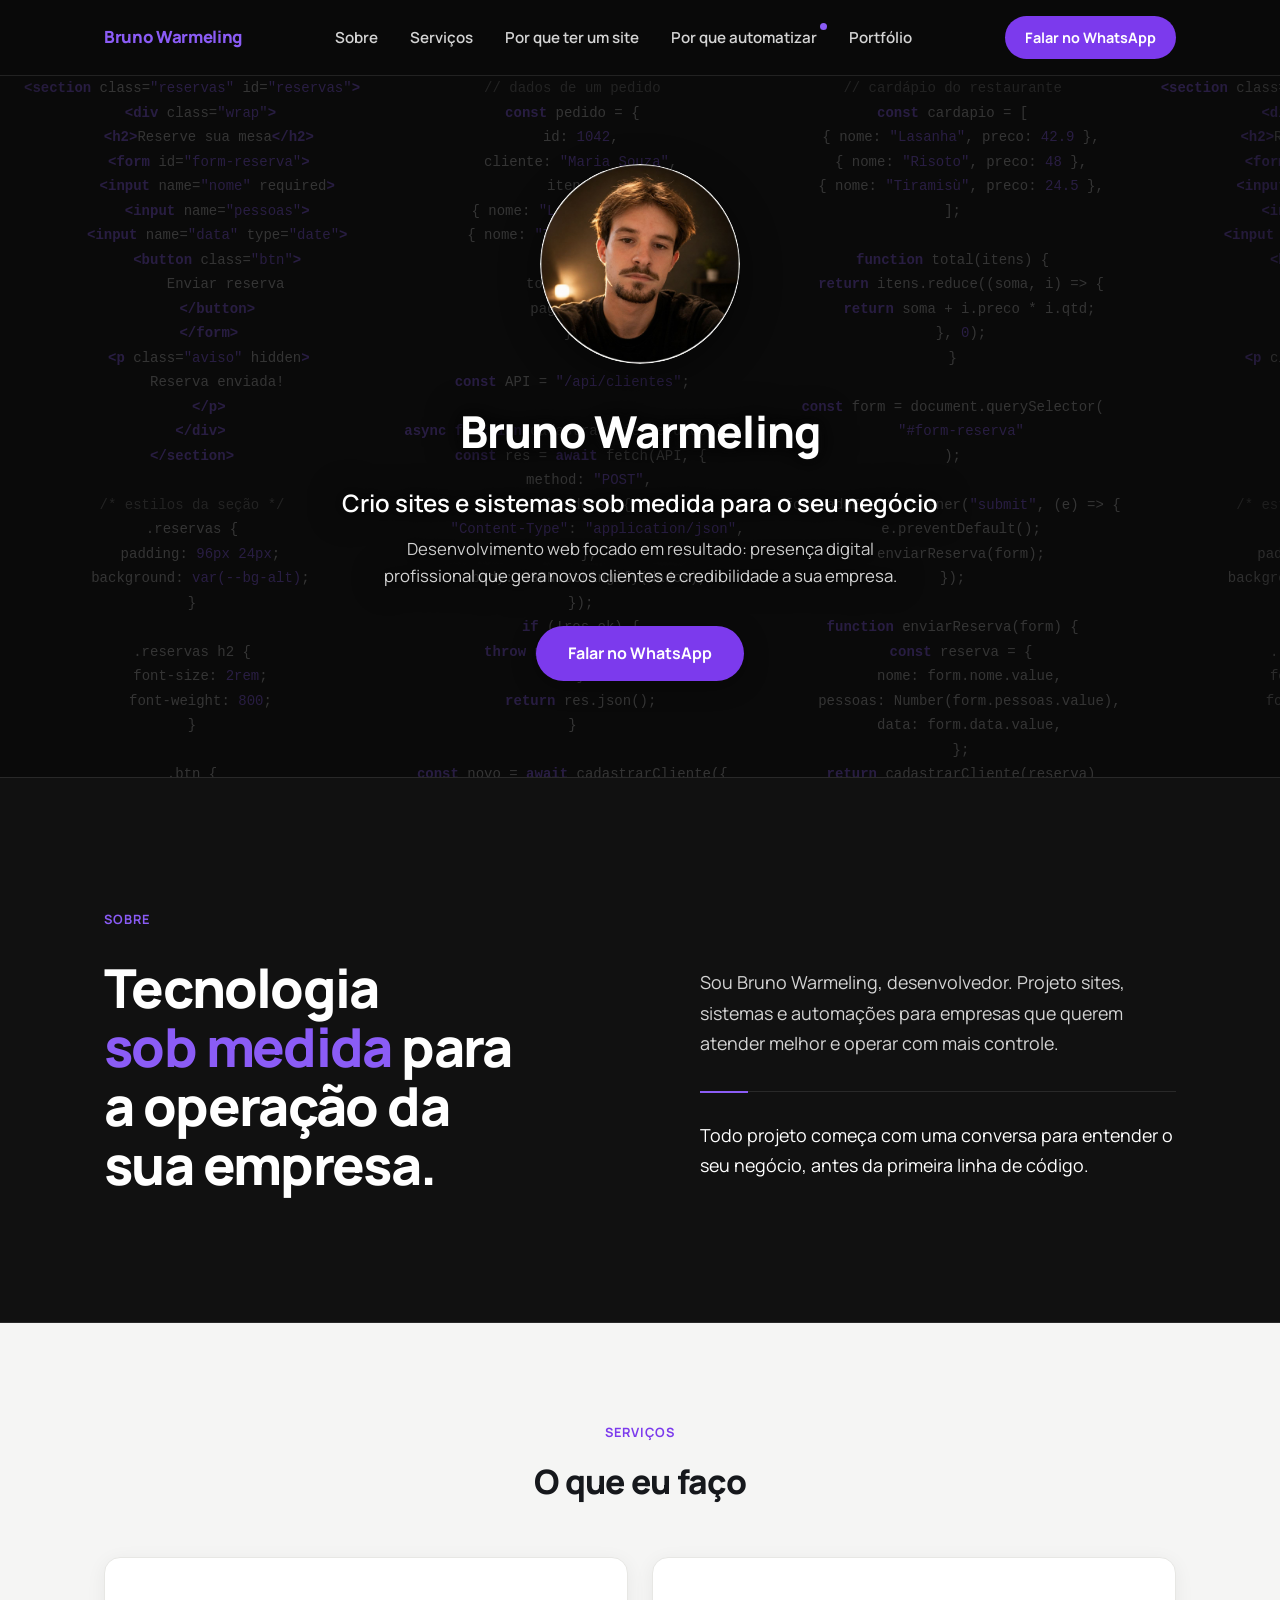
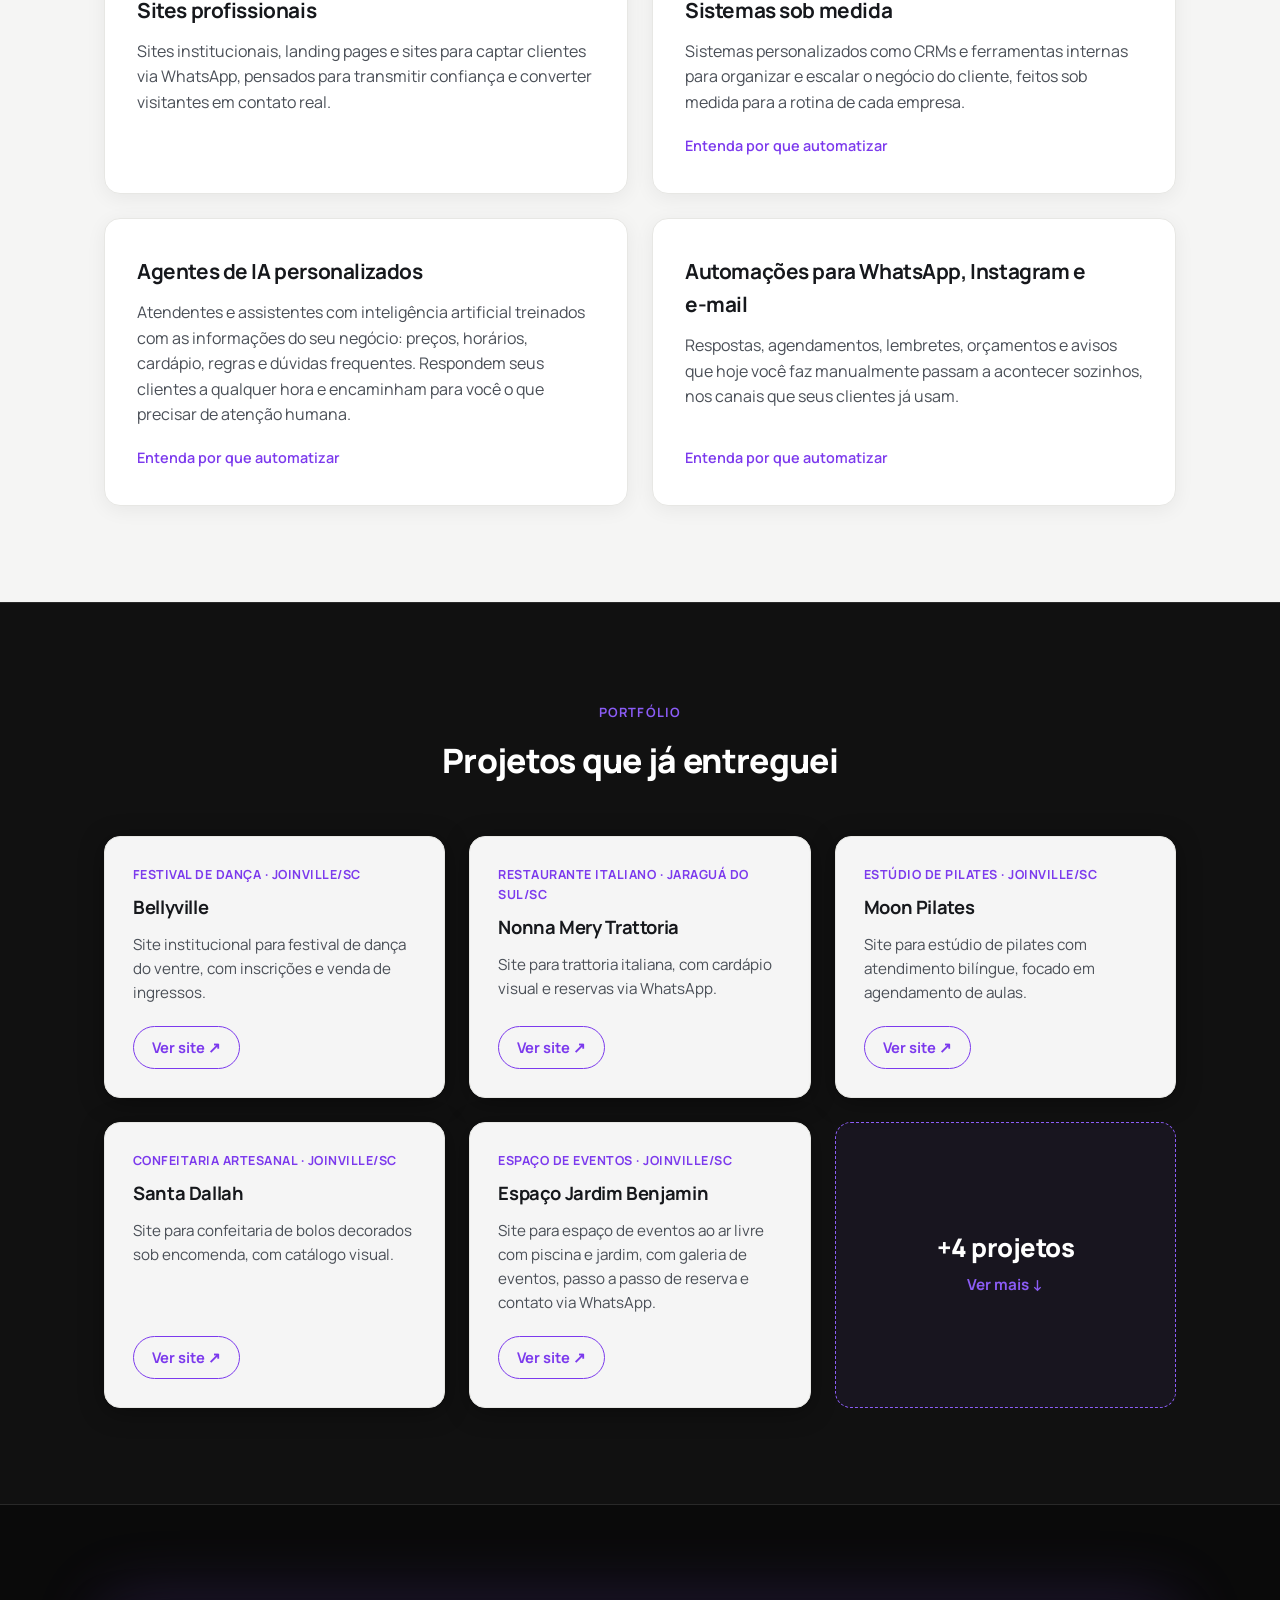
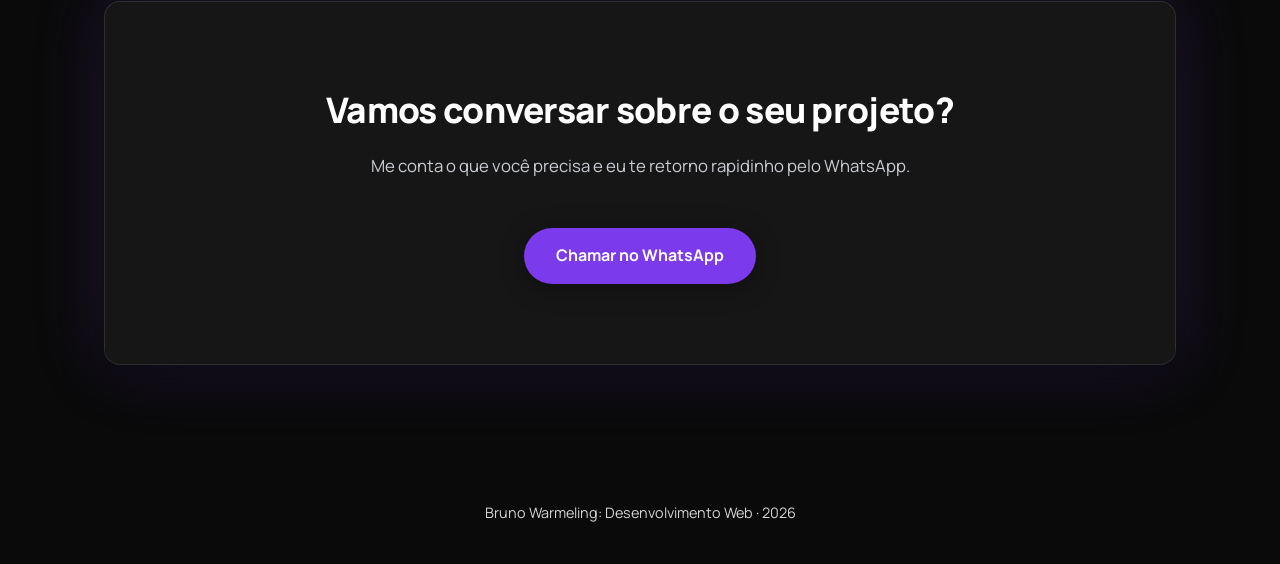
<file: index.html>
<!DOCTYPE html>
<html lang="pt-BR">
<head>
<meta charset="UTF-8">
<meta name="viewport" content="width=device-width, initial-scale=1.0">
<title>Bruno Warmeling: Desenvolvimento Web</title>
<meta name="description" content="Bruno Warmeling, desenvolvedor freelancer. Sites profissionais e sistemas sob medida para o seu negócio.">
<link rel="preconnect" href="https://fonts.googleapis.com">
<link rel="preconnect" href="https://fonts.gstatic.com" crossorigin>
<link href="https://fonts.googleapis.com/css2?family=Manrope:wght@400;500;600;700;800&display=swap" rel="stylesheet">
<link rel="stylesheet" href="styles.css">
</head>
<body>

<header>
  <input type="checkbox" id="menu-toggle">
  <div class="nav">
    <a href="#top" class="logo">Bruno Warmeling</a>
    <nav>
      <ul class="nav-links">
        <li><a href="#sobre">Sobre</a></li>
        <li><a href="#servicos">Serviços</a></li>
        <li><a href="importancia-de-um-site/index.html">Por que ter um site</a></li>
        <li><a href="importancia-de-automacao/index.html"><span class="nav-highlight">Por que automatizar</span></a></li>
        <li><a href="#portfolio">Portfólio</a></li>
      </ul>
    </nav>
    <a href="https://wa.me/5547992071256" target="_blank" rel="noopener" class="nav-cta desktop-only">Falar no WhatsApp</a>
    <label for="menu-toggle" class="hamburger" aria-label="Abrir menu">
      <span></span><span></span><span></span>
    </label>
  </div>
  <div class="mobile-menu">
    <a href="#sobre">Sobre</a>
    <a href="#servicos">Serviços</a>
    <a href="importancia-de-um-site/index.html">Por que ter um site</a>
    <a href="importancia-de-automacao/index.html"><span class="nav-highlight">Por que automatizar</span></a>
    <a href="#portfolio">Portfólio</a>
    <a href="https://wa.me/5547992071256" target="_blank" rel="noopener">Falar no WhatsApp</a>
  </div>
</header>

<main id="top">

  <!-- HERO -->
  <section class="hero hero-has-code">
    <div class="hero-code" aria-hidden="true">
      <div class="hero-code-track">
        <div class="code-block">
          <pre class="code-col code-col-a"><code><span class="k">&lt;section</span> class=<span class="s">"reservas"</span> id=<span class="s">"reservas"</span><span class="k">&gt;</span>
  <span class="k">&lt;div</span> class=<span class="s">"wrap"</span><span class="k">&gt;</span>
    <span class="k">&lt;h2&gt;</span>Reserve sua mesa<span class="k">&lt;/h2&gt;</span>
    <span class="k">&lt;form</span> id=<span class="s">"form-reserva"</span><span class="k">&gt;</span>
      <span class="k">&lt;input</span> name=<span class="s">"nome"</span> required<span class="k">&gt;</span>
      <span class="k">&lt;input</span> name=<span class="s">"pessoas"</span><span class="k">&gt;</span>
      <span class="k">&lt;input</span> name=<span class="s">"data"</span> type=<span class="s">"date"</span><span class="k">&gt;</span>
      <span class="k">&lt;button</span> class=<span class="s">"btn"</span><span class="k">&gt;</span>
        Enviar reserva
      <span class="k">&lt;/button&gt;</span>
    <span class="k">&lt;/form&gt;</span>
    <span class="k">&lt;p</span> class=<span class="s">"aviso"</span> hidden<span class="k">&gt;</span>
      Reserva enviada!
    <span class="k">&lt;/p&gt;</span>
  <span class="k">&lt;/div&gt;</span>
<span class="k">&lt;/section&gt;</span>

<span class="c">/* estilos da seção */</span>
.reservas {
  padding: <span class="n">96px</span> <span class="n">24px</span>;
  background: <span class="s">var(--bg-alt)</span>;
}

.reservas h2 {
  font-size: <span class="n">2rem</span>;
  font-weight: <span class="n">800</span>;
}

.btn {
  border-radius: <span class="n">999px</span>;
  background: <span class="s">var(--accent)</span>;
  transition: transform <span class="n">.2s</span>;
}</code></pre>
          <pre class="code-col code-col-b"><code><span class="c">// dados de um pedido</span>
<span class="k">const</span> pedido = {
  id: <span class="n">1042</span>,
  cliente: <span class="s">"Maria Souza"</span>,
  itens: [
    { nome: <span class="s">"Lasanha"</span>, qtd: <span class="n">2</span> },
    { nome: <span class="s">"Tiramisù"</span>, qtd: <span class="n">1</span> },
  ],
  total: <span class="n">110.3</span>,
  pago: <span class="k">false</span>,
};

<span class="k">const</span> API = <span class="s">"/api/clientes"</span>;

<span class="k">async function</span> cadastrarCliente(dados) {
  <span class="k">const</span> res = <span class="k">await</span> fetch(API, {
    method: <span class="s">"POST"</span>,
    headers: {
      <span class="s">"Content-Type"</span>: <span class="s">"application/json"</span>,
    },
    body: JSON.stringify(dados),
  });
  <span class="k">if</span> (!res.ok) {
    <span class="k">throw new</span> Error(<span class="s">"Falha"</span>);
  }
  <span class="k">return</span> res.json();
}

<span class="k">const</span> novo = <span class="k">await</span> cadastrarCliente({
  nome: <span class="s">"Maria Souza"</span>,
  telefone: <span class="s">"(47) 0000-0000"</span>,
});
console.log(novo.id);</code></pre>
          <pre class="code-col code-col-c"><code><span class="c">// cardápio do restaurante</span>
<span class="k">const</span> cardapio = [
  { nome: <span class="s">"Lasanha"</span>, preco: <span class="n">42.9</span> },
  { nome: <span class="s">"Risoto"</span>, preco: <span class="n">48</span> },
  { nome: <span class="s">"Tiramisù"</span>, preco: <span class="n">24.5</span> },
];

<span class="k">function</span> total(itens) {
  <span class="k">return</span> itens.reduce((soma, i) => {
    <span class="k">return</span> soma + i.preco * i.qtd;
  }, <span class="n">0</span>);
}

<span class="k">const</span> form = document.querySelector(
  <span class="s">"#form-reserva"</span>
);

form.addEventListener(<span class="s">"submit"</span>, (e) => {
  e.preventDefault();
  enviarReserva(form);
});

<span class="k">function</span> enviarReserva(form) {
  <span class="k">const</span> reserva = {
    nome: form.nome.value,
    pessoas: Number(form.pessoas.value),
    data: form.data.value,
  };
  <span class="k">return</span> cadastrarCliente(reserva)
    .then(() => avisar(<span class="s">"Enviada"</span>))
    .catch(console.error);<span class="code-cursor"></span>
}
</code></pre>
        </div>
        <div class="code-block">
          <pre class="code-col code-col-a"><code><span class="k">&lt;section</span> class=<span class="s">"reservas"</span> id=<span class="s">"reservas"</span><span class="k">&gt;</span>
  <span class="k">&lt;div</span> class=<span class="s">"wrap"</span><span class="k">&gt;</span>
    <span class="k">&lt;h2&gt;</span>Reserve sua mesa<span class="k">&lt;/h2&gt;</span>
    <span class="k">&lt;form</span> id=<span class="s">"form-reserva"</span><span class="k">&gt;</span>
      <span class="k">&lt;input</span> name=<span class="s">"nome"</span> required<span class="k">&gt;</span>
      <span class="k">&lt;input</span> name=<span class="s">"pessoas"</span><span class="k">&gt;</span>
      <span class="k">&lt;input</span> name=<span class="s">"data"</span> type=<span class="s">"date"</span><span class="k">&gt;</span>
      <span class="k">&lt;button</span> class=<span class="s">"btn"</span><span class="k">&gt;</span>
        Enviar reserva
      <span class="k">&lt;/button&gt;</span>
    <span class="k">&lt;/form&gt;</span>
    <span class="k">&lt;p</span> class=<span class="s">"aviso"</span> hidden<span class="k">&gt;</span>
      Reserva enviada!
    <span class="k">&lt;/p&gt;</span>
  <span class="k">&lt;/div&gt;</span>
<span class="k">&lt;/section&gt;</span>

<span class="c">/* estilos da seção */</span>
.reservas {
  padding: <span class="n">96px</span> <span class="n">24px</span>;
  background: <span class="s">var(--bg-alt)</span>;
}

.reservas h2 {
  font-size: <span class="n">2rem</span>;
  font-weight: <span class="n">800</span>;
}

.btn {
  border-radius: <span class="n">999px</span>;
  background: <span class="s">var(--accent)</span>;
  transition: transform <span class="n">.2s</span>;
}</code></pre>
          <pre class="code-col code-col-b"><code><span class="c">// dados de um pedido</span>
<span class="k">const</span> pedido = {
  id: <span class="n">1042</span>,
  cliente: <span class="s">"Maria Souza"</span>,
  itens: [
    { nome: <span class="s">"Lasanha"</span>, qtd: <span class="n">2</span> },
    { nome: <span class="s">"Tiramisù"</span>, qtd: <span class="n">1</span> },
  ],
  total: <span class="n">110.3</span>,
  pago: <span class="k">false</span>,
};

<span class="k">const</span> API = <span class="s">"/api/clientes"</span>;

<span class="k">async function</span> cadastrarCliente(dados) {
  <span class="k">const</span> res = <span class="k">await</span> fetch(API, {
    method: <span class="s">"POST"</span>,
    headers: {
      <span class="s">"Content-Type"</span>: <span class="s">"application/json"</span>,
    },
    body: JSON.stringify(dados),
  });
  <span class="k">if</span> (!res.ok) {
    <span class="k">throw new</span> Error(<span class="s">"Falha"</span>);
  }
  <span class="k">return</span> res.json();
}

<span class="k">const</span> novo = <span class="k">await</span> cadastrarCliente({
  nome: <span class="s">"Maria Souza"</span>,
  telefone: <span class="s">"(47) 0000-0000"</span>,
});
console.log(novo.id);</code></pre>
          <pre class="code-col code-col-c"><code><span class="c">// cardápio do restaurante</span>
<span class="k">const</span> cardapio = [
  { nome: <span class="s">"Lasanha"</span>, preco: <span class="n">42.9</span> },
  { nome: <span class="s">"Risoto"</span>, preco: <span class="n">48</span> },
  { nome: <span class="s">"Tiramisù"</span>, preco: <span class="n">24.5</span> },
];

<span class="k">function</span> total(itens) {
  <span class="k">return</span> itens.reduce((soma, i) => {
    <span class="k">return</span> soma + i.preco * i.qtd;
  }, <span class="n">0</span>);
}

<span class="k">const</span> form = document.querySelector(
  <span class="s">"#form-reserva"</span>
);

form.addEventListener(<span class="s">"submit"</span>, (e) => {
  e.preventDefault();
  enviarReserva(form);
});

<span class="k">function</span> enviarReserva(form) {
  <span class="k">const</span> reserva = {
    nome: form.nome.value,
    pessoas: Number(form.pessoas.value),
    data: form.data.value,
  };
  <span class="k">return</span> cadastrarCliente(reserva)
    .then(() => avisar(<span class="s">"Enviada"</span>))
    .catch(console.error);<span class="code-cursor"></span>
}
</code></pre>
        </div>
      </div>
    </div>
    <div class="wrap">
      <div class="hero-photo">
        <img src="assets/foto.jpeg" alt="Foto de Bruno Warmeling">
      </div>
      <h1>Bruno Warmeling</h1>
      <p class="hero-tagline">Crio sites e sistemas sob medida para o seu negócio</p>
      <p class="hero-sub">Desenvolvimento web focado em resultado: presença digital profissional que gera novos clientes e credibilidade a sua empresa.</p>
      <div class="hero-cta">
        <a href="https://wa.me/5547992071256" target="_blank" rel="noopener" class="btn">Falar no WhatsApp</a>
      </div>
    </div>
  </section>

  <!-- SOBRE -->
  <section class="sobre about" id="sobre">
    <div class="wrap">
      <span class="eyebrow" data-reveal>Sobre</span>
      <div class="about-grid">
        <h2 class="about-title" data-reveal>Tecnologia <span class="about-accent">sob medida</span> para a operação da sua empresa.</h2>
        <div class="about-body">
          <p class="about-lead" data-reveal>Sou Bruno Warmeling, desenvolvedor. Projeto sites, sistemas e automações para empresas que querem atender melhor e operar com mais controle.</p>
          <p class="about-closing" data-reveal>Todo projeto começa com uma conversa para entender o seu negócio, antes da primeira linha de código.</p>
        </div>
      </div>
    </div>
  </section>

  <!-- SERVIÇOS -->
  <section id="servicos">
    <div class="wrap">
      <div class="section-head">
        <span class="eyebrow">Serviços</span>
        <h2>O que eu faço</h2>
      </div>
      <div class="servicos-grid">
        <div class="servico-card">
          <h3>Sites profissionais</h3>
          <p>Sites institucionais, landing pages e sites para captar clientes via WhatsApp, pensados para transmitir confiança e converter visitantes em contato real.</p>
        </div>
        <div class="servico-card">
          <h3>Sistemas sob medida</h3>
          <p>Sistemas personalizados como CRMs e ferramentas internas para organizar e escalar o negócio do cliente, feitos sob medida para a rotina de cada empresa.</p>
          <a class="servico-link" href="importancia-de-automacao/index.html">Entenda por que automatizar</a>
        </div>
        <div class="servico-card">
          <h3>Agentes de IA personalizados</h3>
          <p>Atendentes e assistentes com inteligência artificial treinados com as informações do seu negócio: preços, horários, cardápio, regras e dúvidas frequentes. Respondem seus clientes a qualquer hora e encaminham para você o que precisar de atenção humana.</p>
          <a class="servico-link" href="importancia-de-automacao/index.html">Entenda por que automatizar</a>
        </div>
        <div class="servico-card">
          <h3>Automações para WhatsApp, Instagram e <span style="white-space: nowrap;">e-mail</span></h3>
          <p>Respostas, agendamentos, lembretes, orçamentos e avisos que hoje você faz manualmente passam a acontecer sozinhos, nos canais que seus clientes já usam.</p>
          <a class="servico-link" href="importancia-de-automacao/index.html">Entenda por que automatizar</a>
        </div>
      </div>
    </div>
  </section>

  <!-- PORTFÓLIO -->
  <section class="sobre" id="portfolio">
    <div class="wrap">
      <div class="section-head">
        <span class="eyebrow">Portfólio</span>
        <h2>Projetos que já entreguei</h2>
      </div>
      <div class="portfolio-grid">

        <div class="proj-card">
          <div class="proj-cat">Festival de Dança · Joinville/SC</div>
          <h3>Bellyville</h3>
          <p class="proj-desc">Site institucional para festival de dança do ventre, com inscrições e venda de ingressos.</p>
          <a href="https://bellyville.org/" target="_blank" rel="noopener" class="proj-link">Ver site ↗</a>
        </div>

        <div class="proj-card">
          <div class="proj-cat">Restaurante Italiano · Jaraguá do Sul/SC</div>
          <h3>Nonna Mery Trattoria</h3>
          <p class="proj-desc">Site para trattoria italiana, com cardápio visual e reservas via WhatsApp.</p>
          <a href="https://nonna-mery.vercel.app/" target="_blank" rel="noopener" class="proj-link">Ver site ↗</a>
        </div>

        <div class="proj-card">
          <div class="proj-cat">Estúdio de Pilates · Joinville/SC</div>
          <h3>Moon Pilates</h3>
          <p class="proj-desc">Site para estúdio de pilates com atendimento bilíngue, focado em agendamento de aulas.</p>
          <a href="https://moonpilates.vercel.app/" target="_blank" rel="noopener" class="proj-link">Ver site ↗</a>
        </div>

        <div class="proj-card">
          <div class="proj-cat">Confeitaria Artesanal · Joinville/SC</div>
          <h3>Santa Dallah</h3>
          <p class="proj-desc">Site para confeitaria de bolos decorados sob encomenda, com catálogo visual.</p>
          <a href="https://santadallah.vercel.app/" target="_blank" rel="noopener" class="proj-link">Ver site ↗</a>
        </div>

        <div class="proj-card">
          <div class="proj-cat">Espaço de Eventos · Joinville/SC</div>
          <h3>Espaço Jardim Benjamin</h3>
          <p class="proj-desc">Site para espaço de eventos ao ar livre com piscina e jardim, com galeria de eventos, passo a passo de reserva e contato via WhatsApp.</p>
          <a href="https://espacojardimbenjamin.vercel.app/" target="_blank" rel="noopener" class="proj-link">Ver site ↗</a>
        </div>

        <!-- Projetos extras: o script os esconde atrás do botão. Sem JavaScript, todos ficam visíveis. -->
        <div id="projetos-extras" class="portfolio-extra">

          <div class="proj-card">
            <div class="proj-cat">Chopp e Cozinha · Jaraguá do Sul/SC</div>
            <h3>Das Dorf</h3>
            <p class="proj-desc">Site para choperia/restaurante, com cardápio e sistema de reservas.</p>
            <a href="https://dasdorf.vercel.app/" target="_blank" rel="noopener" class="proj-link">Ver site ↗</a>
          </div>

          <div class="proj-card">
            <div class="proj-cat">Trattoria Italiana · São Bento do Sul/SC</div>
            <h3>Luzia Trattoria</h3>
            <p class="proj-desc">Site para trattoria italiana, com destaques do cardápio com fotos, galeria do espaço, horários e reservas via WhatsApp.</p>
            <a href="https://luziatrattoria.vercel.app/" target="_blank" rel="noopener" class="proj-link">Ver site ↗</a>
          </div>

          <div class="proj-card">
            <div class="proj-cat">Locação e Decoração para Festas · Barra Velha/SC</div>
            <h3>Florarte Locações</h3>
            <p class="proj-desc">Site para espaço de eventos e decoração temática, com galeria por tipo de festa, informações do salão e do buffet, e reserva em etapas via WhatsApp.</p>
            <a href="https://florartelocacoes.vercel.app/" target="_blank" rel="noopener" class="proj-link">Ver site ↗</a>
          </div>

          <div class="proj-card">
            <div class="proj-cat">Clínica de Fisioterapia Esportiva · Joinville/SC</div>
            <h3>FisioPro Esportiva</h3>
            <p class="proj-desc">Site para clínica de fisioterapia esportiva de alta performance, com seções de serviços e agendamento via WhatsApp.</p>
            <a href="https://fisiopro-esportiva.vercel.app/" target="_blank" rel="noopener" class="proj-link">Ver site ↗</a>
          </div>

        </div>

        <button type="button" class="portfolio-toggle" aria-expanded="false" aria-controls="projetos-extras">
          <span class="pt-card"><span class="pt-count">+4 projetos</span><span class="pt-action">Ver mais <span aria-hidden="true">↓</span></span></span>
          <span class="pt-more">Ver mais projetos <span aria-hidden="true">↓</span></span>
          <span class="pt-less">Ver menos <span aria-hidden="true">↑</span></span>
        </button>

      </div>
    </div>
  </section>

  <script>
  /* Portfólio: mostra 5 projetos e guarda 4 atrás do botão "Ver mais projetos".
     Sem JavaScript (ou se algo falhar), os 9 projetos ficam visíveis e o botão nem aparece. */
  (function () {
    var grid = document.querySelector('.portfolio-grid');
    var extra = document.getElementById('projetos-extras');
    var btn = grid && grid.querySelector('.portfolio-toggle');
    if (!grid || !extra || !btn) return;

    var reduce = window.matchMedia ? window.matchMedia('(prefers-reduced-motion: reduce)') : null;
    var timer = null;

    function reduced() { return !!(reduce && reduce.matches); }

    function open() {
      clearTimeout(timer);
      extra.classList.remove('is-closing');
      extra.hidden = false;
      btn.setAttribute('aria-expanded', 'true');
    }

    function finishClose() {
      extra.hidden = true;
      extra.classList.remove('is-closing');
      // se o botão ficou fora da tela, traz de volta (sem rolar se já estiver visível)
      btn.scrollIntoView({ block: 'nearest', behavior: reduced() ? 'auto' : 'smooth' });
    }

    function close() {
      btn.setAttribute('aria-expanded', 'false');
      if (reduced()) { finishClose(); return; }
      extra.classList.add('is-closing');
      timer = setTimeout(finishClose, 320);
    }

    try {
      extra.hidden = true;
      btn.setAttribute('aria-expanded', 'false');
      grid.classList.add('js-ready');
      btn.addEventListener('click', function () {
        if (btn.getAttribute('aria-expanded') === 'true') close(); else open();
      });
    } catch (e) {
      extra.hidden = false;
      grid.classList.remove('js-ready');
    }
  })();
  </script>

  <!-- CONTATO -->
  <section id="contato">
    <div class="wrap">
      <div class="contato">
        <div class="contato-wrap">
          <h2>Vamos conversar sobre o seu projeto?</h2>
          <p>Me conta o que você precisa e eu te retorno rapidinho pelo WhatsApp.</p>
          <a href="https://wa.me/5547992071256" target="_blank" rel="noopener" class="btn">Chamar no WhatsApp</a>
        </div>
      </div>
    </div>
  </section>

</main>

<footer>
  Bruno Warmeling: Desenvolvimento Web · 2026
</footer>

<script>
/* Seção Sobre: entrada suave (fade + pequeno deslize) quando ela aparece na tela.
   Não roda com "reduzir movimento" nem sem IntersectionObserver: o texto fica visível normalmente. */
(function () {
  var about = document.getElementById('sobre');
  if (!about || !('IntersectionObserver' in window)) return;
  if (window.matchMedia && window.matchMedia('(prefers-reduced-motion: reduce)').matches) return;

  var items = about.querySelectorAll('[data-reveal]');
  Array.prototype.forEach.call(items, function (el, i) {
    el.style.setProperty('--reveal-delay', (i * 120) + 'ms');
  });
  about.classList.add('reveal-ready');

  var io = new IntersectionObserver(function (entries) {
    if (entries.some(function (e) { return e.isIntersecting; })) {
      about.classList.add('is-visible');
      io.disconnect();
    }
  }, { threshold: 0.15 });
  io.observe(about);
})();
</script>

<script>
/* Fundo de código do hero: preenche a largura toda e pausa quando não está visível. */
(function () {
  var hero = document.querySelector('.hero-has-code');
  var code = hero && hero.querySelector('.hero-code');
  if (!code) return;

  /* 1) Repete as colunas até passarem da borda direita, em qualquer largura de tela */
  var blocks = Array.prototype.slice.call(code.querySelectorAll('.code-block'));
  var lastWidth = 0;

  function fill() {
    var width = hero.clientWidth;
    if (!width || width === lastWidth) return;
    lastWidth = width;
    code.classList.add('is-filled'); // alinha as colunas à esquerda antes de medir
    blocks.forEach(function (block) {
      Array.prototype.slice.call(block.querySelectorAll('[data-clone]')).forEach(function (c) {
        c.parentNode.removeChild(c);
      });
      var originals = Array.prototype.slice.call(block.querySelectorAll('.code-col'));
      for (var i = 0; i < 40 && block.scrollWidth <= width; i++) {
        var clone = originals[i % originals.length].cloneNode(true);
        clone.setAttribute('data-clone', '');
        block.appendChild(clone);
      }
    });
  }

  fill();
  window.addEventListener('load', function () { lastWidth = 0; fill(); });

  var timer = null;
  function scheduleFill() {
    clearTimeout(timer);
    timer = setTimeout(fill, 150);
  }
  if ('ResizeObserver' in window) {
    new ResizeObserver(scheduleFill).observe(hero);
  } else {
    window.addEventListener('resize', scheduleFill);
  }

  /* 2) Pausa quando o hero sai da tela ou a aba fica oculta */
  var inView = true;
  var tabVisible = !document.hidden;

  function update() {
    code.classList.toggle('is-paused', !(inView && tabVisible));
  }

  document.addEventListener('visibilitychange', function () {
    tabVisible = !document.hidden;
    update();
  });

  if ('IntersectionObserver' in window) {
    new IntersectionObserver(function (entries) {
      inView = entries[entries.length - 1].isIntersecting;
      update();
    }).observe(hero);
  }
})();
</script>

</body>
</html>
</file>
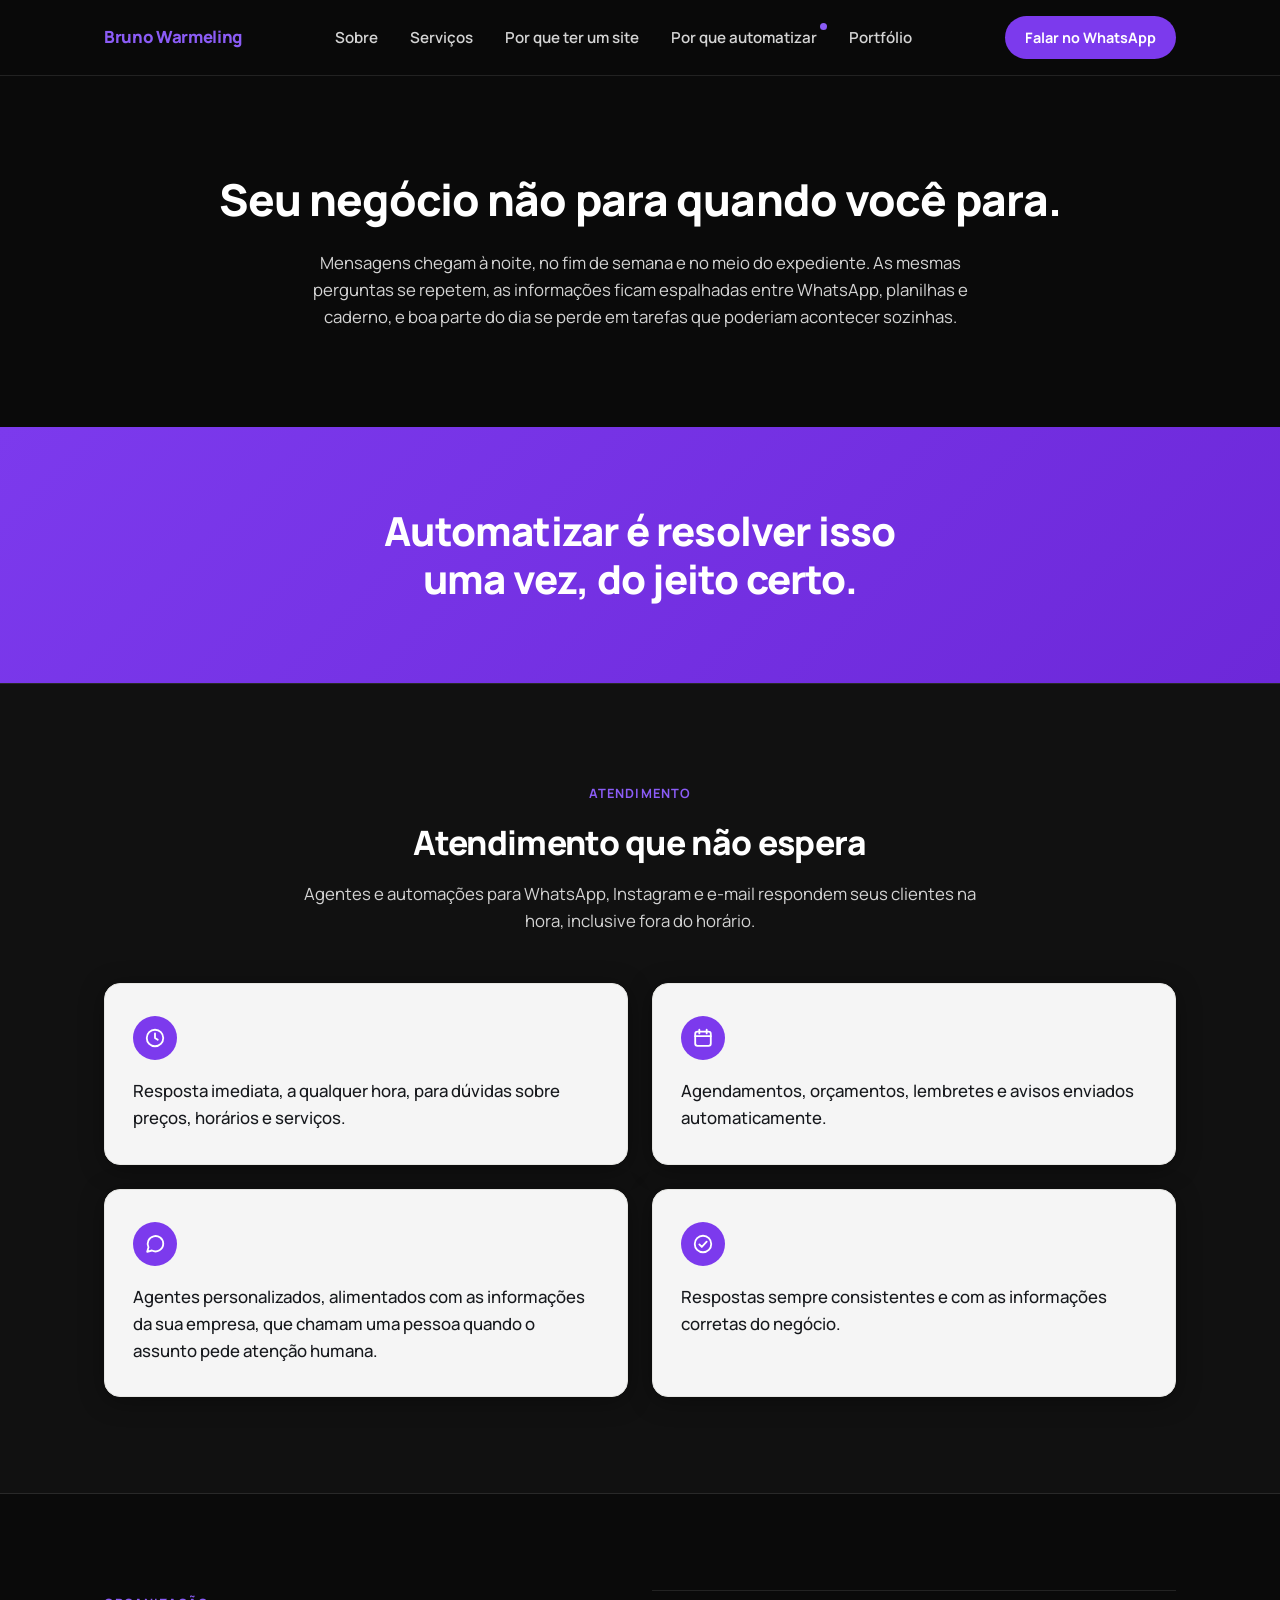
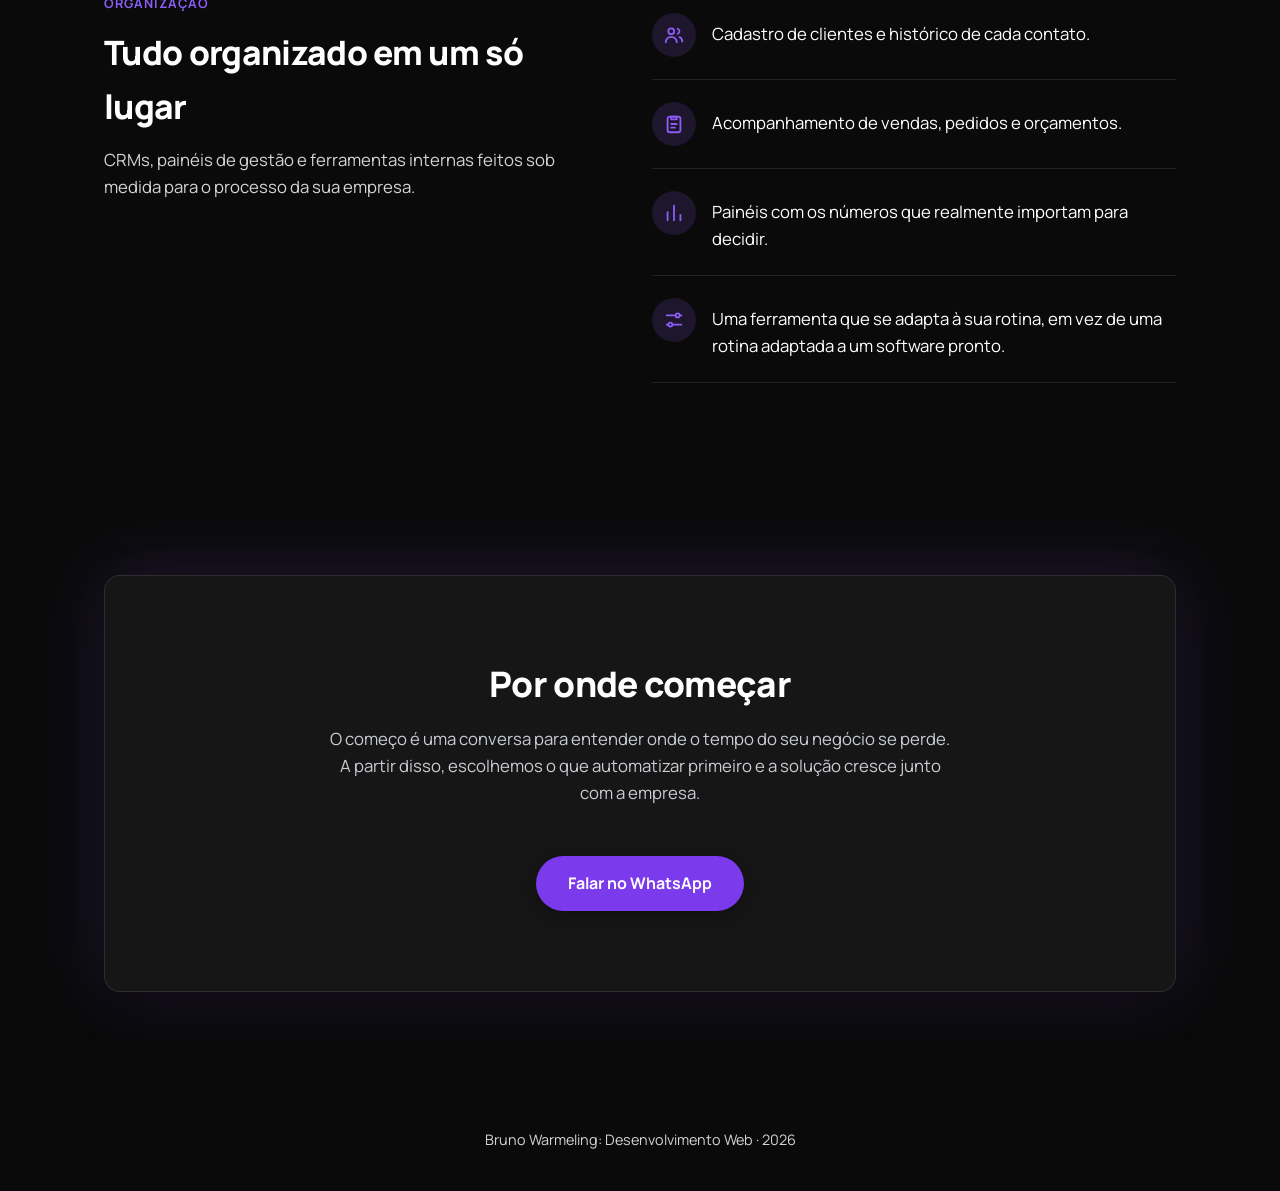
<file: importancia-de-automacao/index.html>
<!DOCTYPE html>
<html lang="pt-BR">
<head>
<meta charset="UTF-8">
<meta name="viewport" content="width=device-width, initial-scale=1.0">
<title>Por que automatizar: Bruno Warmeling</title>
<meta name="description" content="Entenda como a automação atende seus clientes a qualquer hora e como um sistema sob medida organiza a rotina da sua empresa em um só lugar.">
<link rel="preconnect" href="https://fonts.googleapis.com">
<link rel="preconnect" href="https://fonts.gstatic.com" crossorigin>
<link href="https://fonts.googleapis.com/css2?family=Manrope:wght@400;500;600;700;800&display=swap" rel="stylesheet">
<link rel="stylesheet" href="../styles.css">
</head>
<body>

<header>
  <input type="checkbox" id="menu-toggle">
  <div class="nav">
    <a href="../index.html" class="logo">Bruno Warmeling</a>
    <nav>
      <ul class="nav-links">
        <li><a href="../index.html#sobre">Sobre</a></li>
        <li><a href="../index.html#servicos">Serviços</a></li>
        <li><a href="../importancia-de-um-site/index.html">Por que ter um site</a></li>
        <li><a href="index.html"><span class="nav-highlight">Por que automatizar</span></a></li>
        <li><a href="../index.html#portfolio">Portfólio</a></li>
      </ul>
    </nav>
    <a href="https://wa.me/5547992071256" target="_blank" rel="noopener" class="nav-cta desktop-only">Falar no WhatsApp</a>
    <label for="menu-toggle" class="hamburger" aria-label="Abrir menu">
      <span></span><span></span><span></span>
    </label>
  </div>
  <div class="mobile-menu">
    <a href="../index.html#sobre">Sobre</a>
    <a href="../index.html#servicos">Serviços</a>
    <a href="../importancia-de-um-site/index.html">Por que ter um site</a>
    <a href="index.html"><span class="nav-highlight">Por que automatizar</span></a>
    <a href="../index.html#portfolio">Portfólio</a>
    <a href="https://wa.me/5547992071256" target="_blank" rel="noopener">Falar no WhatsApp</a>
  </div>
</header>

<main>

  <!-- ABERTURA -->
  <section class="hero">
    <div class="wrap">
      <h1>Seu negócio não para quando você para.</h1>
      <p class="hero-sub hero-lead">Mensagens chegam à noite, no fim de semana e no meio do expediente. As mesmas perguntas se repetem, as informações ficam espalhadas entre WhatsApp, planilhas e caderno, e boa parte do dia se perde em tarefas que poderiam acontecer sozinhas.</p>
    </div>
  </section>

  <!-- FRASE DE DESTAQUE -->
  <section class="accent-panel statement-band">
    <div class="wrap">
      <div class="sobre-inner">
        <p class="statement">Automatizar é resolver isso uma vez, do jeito certo.</p>
      </div>
    </div>
  </section>

  <!-- ATENDIMENTO QUE NÃO ESPERA -->
  <section class="sobre">
    <div class="wrap">
      <div class="section-head section-head-wide">
        <span class="eyebrow">Atendimento</span>
        <h2>Atendimento que não espera</h2>
        <p>Agentes e automações para WhatsApp, Instagram e e-mail respondem seus clientes na hora, inclusive fora do horário.</p>
      </div>
      <div class="point-grid">
        <div class="point-card">
          <div class="point-icon">
            <svg viewBox="0 0 24 24" aria-hidden="true" focusable="false"><circle cx="12" cy="12" r="9"/><path d="M12 7v5l3 2"/></svg>
          </div>
          <p class="point-text">Resposta imediata, a qualquer hora, para dúvidas sobre preços, horários e serviços.</p>
        </div>
        <div class="point-card">
          <div class="point-icon">
            <svg viewBox="0 0 24 24" aria-hidden="true" focusable="false"><rect x="3.5" y="5" width="17" height="15.5" rx="2.5"/><path d="M3.5 10h17M8 3v4M16 3v4"/></svg>
          </div>
          <p class="point-text">Agendamentos, orçamentos, lembretes e avisos enviados automaticamente.</p>
        </div>
        <div class="point-card">
          <div class="point-icon">
            <svg viewBox="0 0 24 24" aria-hidden="true" focusable="false"><path d="M21 11.5a8.5 8.5 0 0 1-12.4 7.6L3.5 20.5l1.4-4.9A8.5 8.5 0 1 1 21 11.5z"/></svg>
          </div>
          <p class="point-text">Agentes personalizados, alimentados com as informações da sua empresa, que chamam uma pessoa quando o assunto pede atenção humana.</p>
        </div>
        <div class="point-card">
          <div class="point-icon">
            <svg viewBox="0 0 24 24" aria-hidden="true" focusable="false"><circle cx="12" cy="12" r="9"/><path d="M8 12.5l2.7 2.7L16 9.5"/></svg>
          </div>
          <p class="point-text">Respostas sempre consistentes e com as informações corretas do negócio.</p>
        </div>
      </div>
    </div>
  </section>

  <!-- TUDO ORGANIZADO EM UM SÓ LUGAR -->
  <section>
    <div class="wrap">
      <div class="split">
        <div class="split-head">
          <span class="eyebrow">Organização</span>
          <h2>Tudo organizado em um só lugar</h2>
          <p>CRMs, painéis de gestão e ferramentas internas feitos sob medida para o processo da sua empresa.</p>
        </div>
        <ul class="point-list">
          <li>
            <div class="point-icon">
              <svg viewBox="0 0 24 24" aria-hidden="true" focusable="false"><circle cx="9" cy="8" r="3.2"/><path d="M3 20c0-3.3 2.7-6 6-6s6 2.7 6 6"/><path d="M16 5.2a3 3 0 0 1 0 5.6M18 14.4c1.8.8 3 2.6 3 4.6"/></svg>
            </div>
            <p class="point-text">Cadastro de clientes e histórico de cada contato.</p>
          </li>
          <li>
            <div class="point-icon">
              <svg viewBox="0 0 24 24" aria-hidden="true" focusable="false"><rect x="5" y="4" width="14" height="17" rx="2.5"/><path d="M9 4h6v3H9zM9 12h6M9 16h4"/></svg>
            </div>
            <p class="point-text">Acompanhamento de vendas, pedidos e orçamentos.</p>
          </li>
          <li>
            <div class="point-icon">
              <svg viewBox="0 0 24 24" aria-hidden="true" focusable="false"><path d="M5 20V11M12 20V4M19 20v-6"/></svg>
            </div>
            <p class="point-text">Painéis com os números que realmente importam para decidir.</p>
          </li>
          <li>
            <div class="point-icon">
              <svg viewBox="0 0 24 24" aria-hidden="true" focusable="false"><path d="M4 7h9M19 7h1M4 17h1M11 17h9"/><circle cx="16" cy="7" r="2.2"/><circle cx="8" cy="17" r="2.2"/></svg>
            </div>
            <p class="point-text">Uma ferramenta que se adapta à sua rotina, em vez de uma rotina adaptada a um software pronto.</p>
          </li>
        </ul>
      </div>
    </div>
  </section>

  <!-- POR ONDE COMEÇAR -->
  <section>
    <div class="wrap">
      <div class="contato contato-text">
        <div class="contato-wrap">
          <h2>Por onde começar</h2>
          <p>O começo é uma conversa para entender onde o tempo do seu negócio se perde. A partir disso, escolhemos o que automatizar primeiro e a solução cresce junto com a empresa.</p>
          <a href="https://wa.me/5547992071256" target="_blank" rel="noopener" class="btn">Falar no WhatsApp</a>
        </div>
      </div>
    </div>
  </section>

</main>

<footer>
  Bruno Warmeling: Desenvolvimento Web · 2026
</footer>

</body>
</html>
</file>
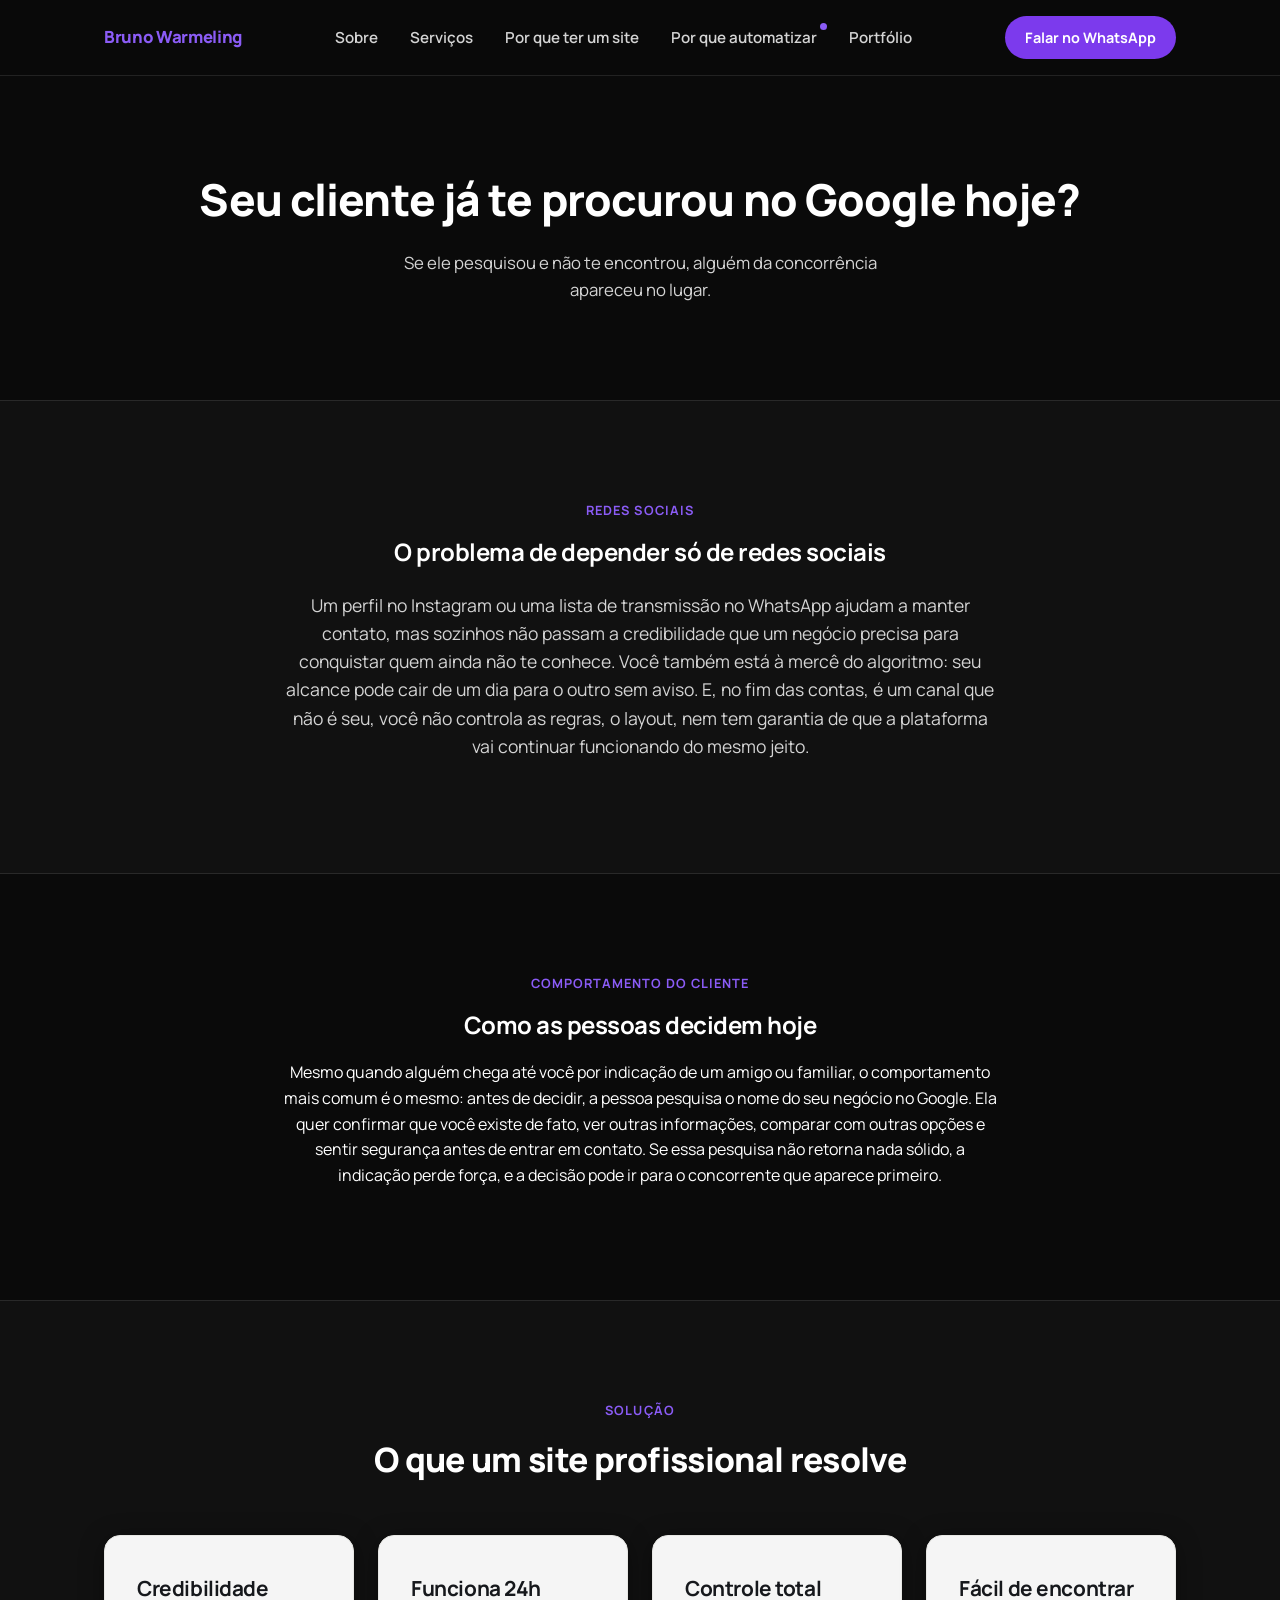
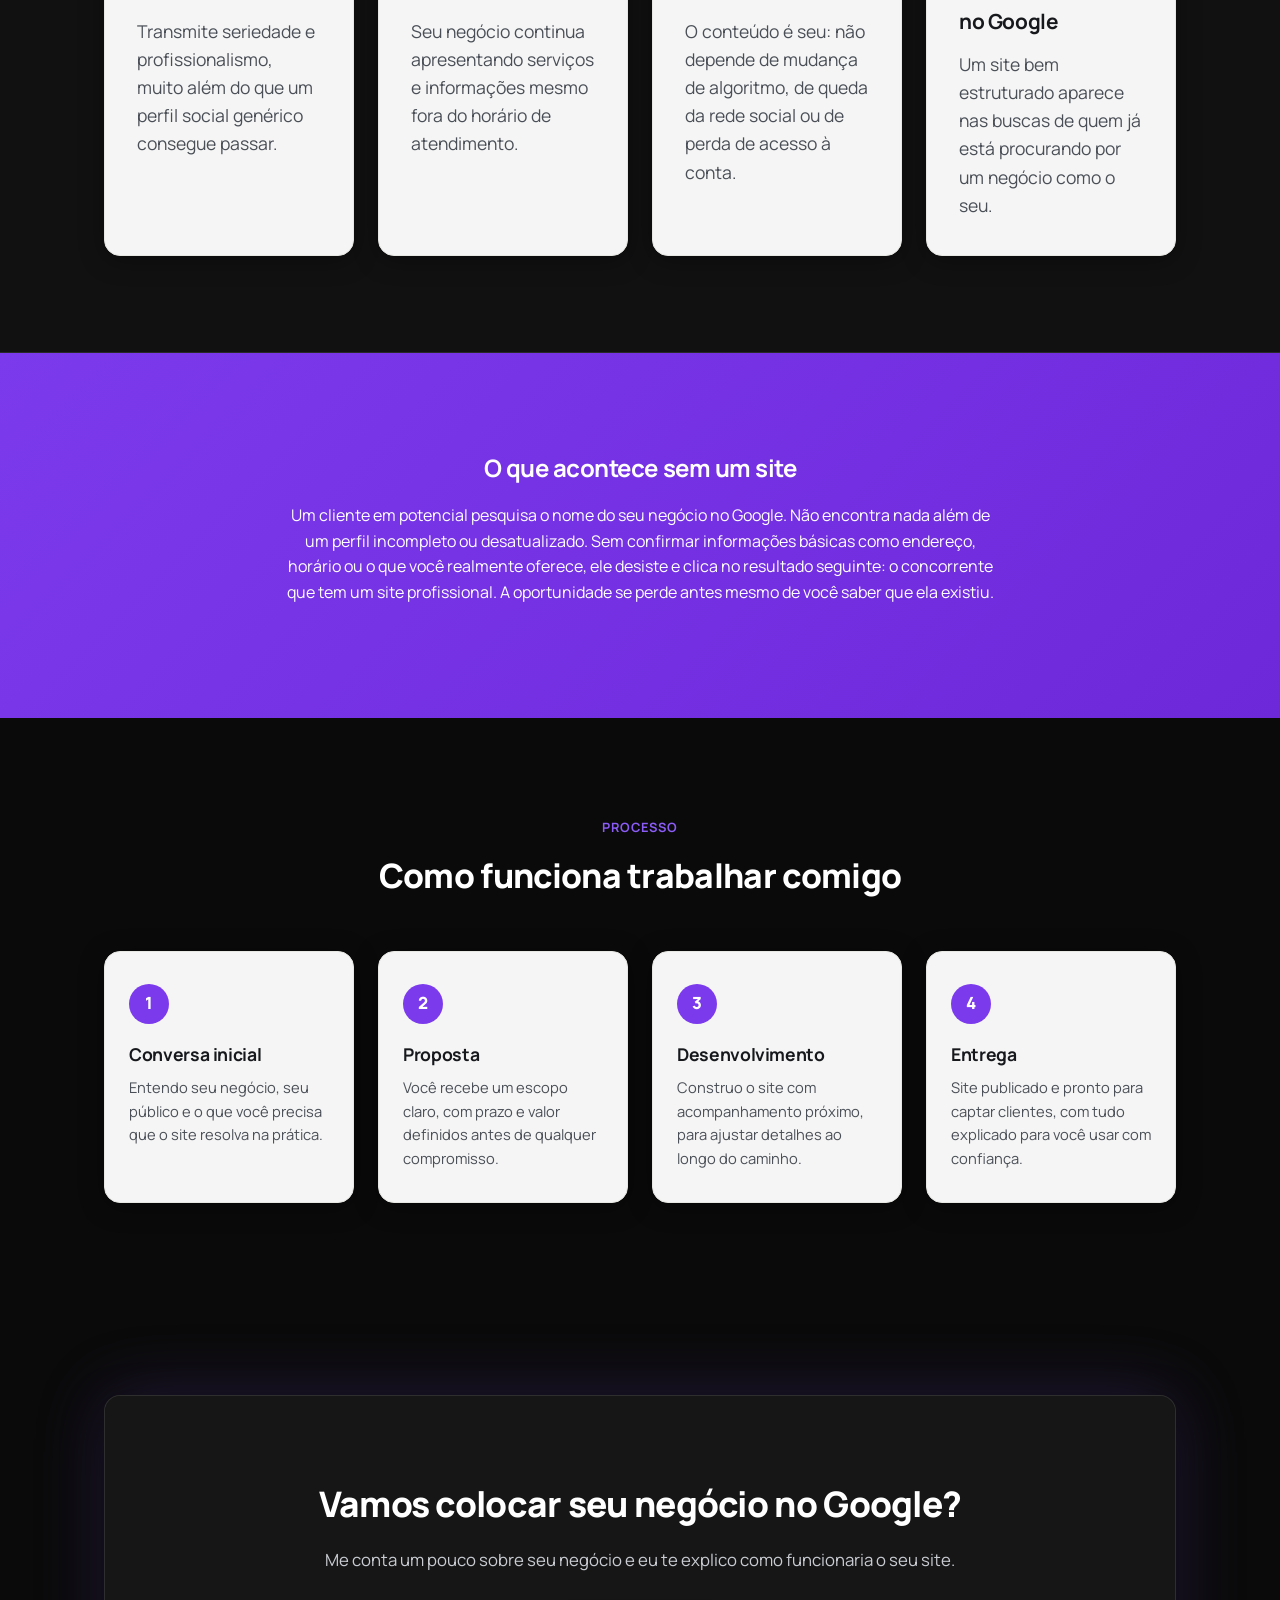
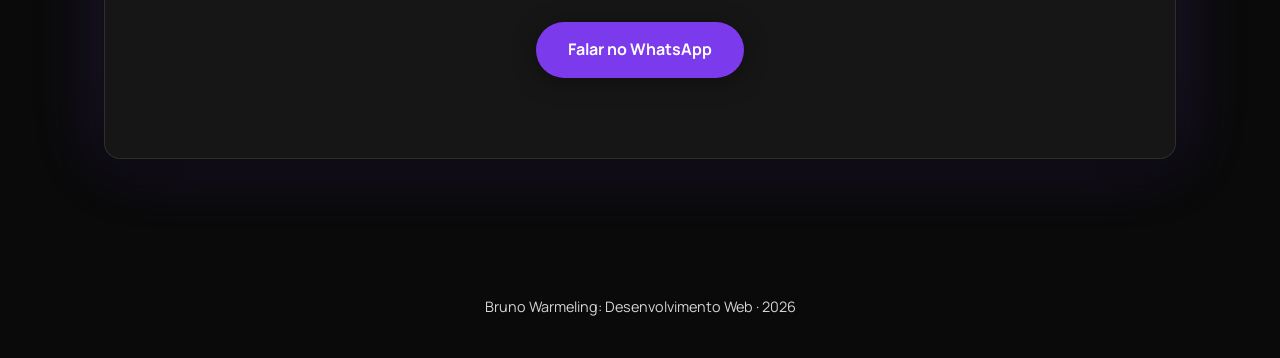
<file: importancia-de-um-site/index.html>
<!DOCTYPE html>
<html lang="pt-BR">
<head>
<meta charset="UTF-8">
<meta name="viewport" content="width=device-width, initial-scale=1.0">
<title>Por que ter um site: Bruno Warmeling</title>
<meta name="description" content="Entenda por que um site profissional é essencial para pequenos negócios como restaurantes, clínicas, estúdios e comércio local.">
<link rel="preconnect" href="https://fonts.googleapis.com">
<link rel="preconnect" href="https://fonts.gstatic.com" crossorigin>
<link href="https://fonts.googleapis.com/css2?family=Manrope:wght@400;500;600;700;800&display=swap" rel="stylesheet">
<link rel="stylesheet" href="../styles.css">
</head>
<body>

<header>
  <input type="checkbox" id="menu-toggle">
  <div class="nav">
    <a href="../index.html" class="logo">Bruno Warmeling</a>
    <nav>
      <ul class="nav-links">
        <li><a href="../index.html#sobre">Sobre</a></li>
        <li><a href="../index.html#servicos">Serviços</a></li>
        <li><a href="index.html">Por que ter um site</a></li>
        <li><a href="../importancia-de-automacao/index.html"><span class="nav-highlight">Por que automatizar</span></a></li>
        <li><a href="../index.html#portfolio">Portfólio</a></li>
      </ul>
    </nav>
    <a href="https://wa.me/5547992071256" target="_blank" rel="noopener" class="nav-cta desktop-only">Falar no WhatsApp</a>
    <label for="menu-toggle" class="hamburger" aria-label="Abrir menu">
      <span></span><span></span><span></span>
    </label>
  </div>
  <div class="mobile-menu">
    <a href="../index.html#sobre">Sobre</a>
    <a href="../index.html#servicos">Serviços</a>
    <a href="index.html">Por que ter um site</a>
    <a href="../importancia-de-automacao/index.html"><span class="nav-highlight">Por que automatizar</span></a>
    <a href="../index.html#portfolio">Portfólio</a>
    <a href="https://wa.me/5547992071256" target="_blank" rel="noopener">Falar no WhatsApp</a>
  </div>
</header>

<main>

  <!-- HERO -->
  <section class="hero">
    <div class="wrap">
      <h1>Seu cliente já te procurou no Google hoje?</h1>
      <p class="hero-sub">Se ele pesquisou e não te encontrou, alguém da concorrência apareceu no lugar.</p>
    </div>
  </section>

  <!-- O PROBLEMA DE DEPENDER SÓ DE REDES SOCIAIS -->
  <section class="sobre">
    <div class="wrap">
      <div class="sobre-inner">
        <span class="eyebrow">Redes sociais</span>
        <h2>O problema de depender só de redes sociais</h2>
        <p>Um perfil no Instagram ou uma lista de transmissão no WhatsApp ajudam a manter contato, mas sozinhos não passam a credibilidade que um negócio precisa para conquistar quem ainda não te conhece. Você também está à mercê do algoritmo: seu alcance pode cair de um dia para o outro sem aviso. E, no fim das contas, é um canal que não é seu, você não controla as regras, o layout, nem tem garantia de que a plataforma vai continuar funcionando do mesmo jeito.</p>
      </div>
    </div>
  </section>

  <!-- COMO AS PESSOAS DECIDEM HOJE -->
  <section>
    <div class="wrap">
      <div class="sobre-inner">
        <span class="eyebrow">Comportamento do cliente</span>
        <h2>Como as pessoas decidem hoje</h2>
        <p>Mesmo quando alguém chega até você por indicação de um amigo ou familiar, o comportamento mais comum é o mesmo: antes de decidir, a pessoa pesquisa o nome do seu negócio no Google. Ela quer confirmar que você existe de fato, ver outras informações, comparar com outras opções e sentir segurança antes de entrar em contato. Se essa pesquisa não retorna nada sólido, a indicação perde força, e a decisão pode ir para o concorrente que aparece primeiro.</p>
      </div>
    </div>
  </section>

  <!-- O QUE UM SITE PROFISSIONAL RESOLVE -->
  <section class="sobre">
    <div class="wrap">
      <div class="section-head">
        <span class="eyebrow">Solução</span>
        <h2>O que um site profissional resolve</h2>
      </div>
      <div class="resolve-grid">
        <div class="servico-card">
          <h3>Credibilidade</h3>
          <p>Transmite seriedade e profissionalismo, muito além do que um perfil social genérico consegue passar.</p>
        </div>
        <div class="servico-card">
          <h3>Funciona 24h</h3>
          <p>Seu negócio continua apresentando serviços e informações mesmo fora do horário de atendimento.</p>
        </div>
        <div class="servico-card">
          <h3>Controle total</h3>
          <p>O conteúdo é seu: não depende de mudança de algoritmo, de queda da rede social ou de perda de acesso à conta.</p>
        </div>
        <div class="servico-card">
          <h3>Fácil de encontrar no Google</h3>
          <p>Um site bem estruturado aparece nas buscas de quem já está procurando por um negócio como o seu.</p>
        </div>
      </div>
    </div>
  </section>

  <!-- O QUE ACONTECE SEM UM SITE -->
  <section class="accent-panel">
    <div class="wrap">
      <div class="sobre-inner">
        <h2>O que acontece sem um site</h2>
        <p>Um cliente em potencial pesquisa o nome do seu negócio no Google. Não encontra nada além de um perfil incompleto ou desatualizado. Sem confirmar informações básicas como endereço, horário ou o que você realmente oferece, ele desiste e clica no resultado seguinte: o concorrente que tem um site profissional. A oportunidade se perde antes mesmo de você saber que ela existiu.</p>
      </div>
    </div>
  </section>

  <!-- COMO FUNCIONA TRABALHAR COMIGO -->
  <section>
    <div class="wrap">
      <div class="section-head">
        <span class="eyebrow">Processo</span>
        <h2>Como funciona trabalhar comigo</h2>
      </div>
      <div class="steps-grid">
        <div class="step-card">
          <div class="step-number">1</div>
          <h3>Conversa inicial</h3>
          <p>Entendo seu negócio, seu público e o que você precisa que o site resolva na prática.</p>
        </div>
        <div class="step-card">
          <div class="step-number">2</div>
          <h3>Proposta</h3>
          <p>Você recebe um escopo claro, com prazo e valor definidos antes de qualquer compromisso.</p>
        </div>
        <div class="step-card">
          <div class="step-number">3</div>
          <h3>Desenvolvimento</h3>
          <p>Construo o site com acompanhamento próximo, para ajustar detalhes ao longo do caminho.</p>
        </div>
        <div class="step-card">
          <div class="step-number">4</div>
          <h3>Entrega</h3>
          <p>Site publicado e pronto para captar clientes, com tudo explicado para você usar com confiança.</p>
        </div>
      </div>
    </div>
  </section>

  <!-- CTA FINAL -->
  <section>
    <div class="wrap">
      <div class="contato">
        <div class="contato-wrap">
          <h2>Vamos colocar seu negócio no Google?</h2>
          <p>Me conta um pouco sobre seu negócio e eu te explico como funcionaria o seu site.</p>
          <a href="https://wa.me/5547992071256" target="_blank" rel="noopener" class="btn">Falar no WhatsApp</a>
        </div>
      </div>
    </div>
  </section>

</main>

<footer>
  Bruno Warmeling: Desenvolvimento Web · 2026
</footer>

</body>
</html>
</file>
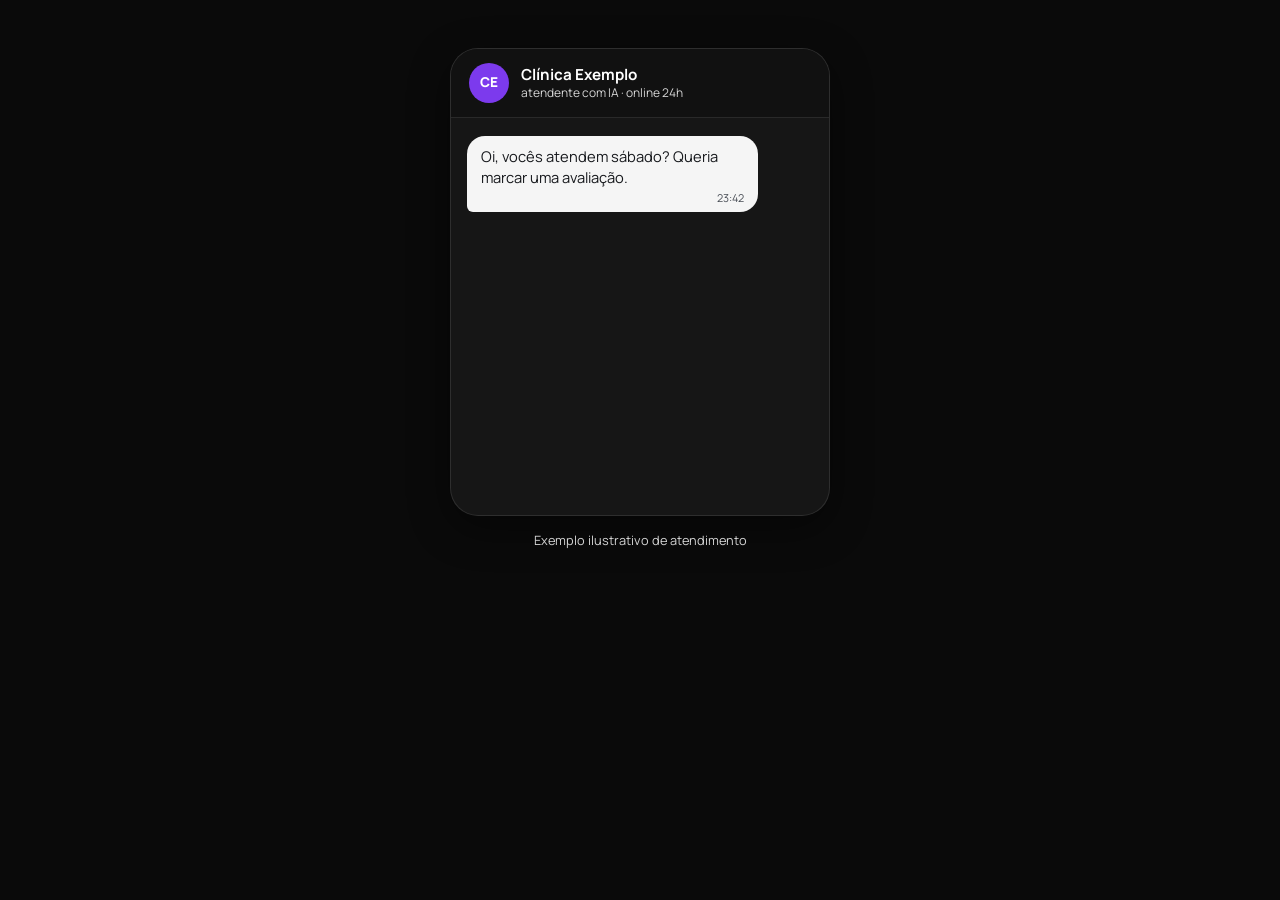
<file: snippets/chat-whatsapp-ia.html>
<!DOCTYPE html>
<html lang="pt-BR">
<head>
<meta charset="UTF-8">
<meta name="viewport" content="width=device-width, initial-scale=1.0">
<meta name="robots" content="noindex">
<title>Snippet: chat de WhatsApp com atendente de IA</title>
<link href="https://fonts.googleapis.com/css2?family=Manrope:wght@400;500;600;700;800&display=swap" rel="stylesheet">
<!--
  SNIPPET PARA REAPROVEITAR: conversa animada de WhatsApp com atendente de IA.

  Era o chat do hero da página inicial (removido do site). Este arquivo é autônomo:
  abra no navegador para ver funcionando.

  COMO USAR EM OUTRA PÁGINA
  1. Copie o bloco "HTML" (a <div class="hero-demo">) para onde o chat deve aparecer.
  2. Copie o bloco "CSS" para o styles.css (ou um <style>) da página.
  3. Copie o bloco "JS" para antes do </body>.
  4. As variáveis de cor em :root abaixo já existem no styles.css do site.
     Se a página usar o styles.css, não precisa copiar o :root.

  COMPORTAMENTO
  - Sem JavaScript, ou com "reduzir movimento" ativado, a conversa aparece completa e parada.
  - Com JavaScript: mensagens entram com fade, "digitando" antes de cada resposta,
    loop com pausa de 4 s; pausa quando a aba está oculta ou o chat sai da tela.
  - O chat é decorativo (role="img" com aria-label).
-->
<style>
  /* ---------- Variáveis (iguais às do styles.css do site) ---------- */
  :root {
    --bg: #0a0a0a;
    --bg-alt: #111111;
    --panel: #161616;
    --ink: #ffffff;
    --ink-soft: #d4d4d4;
    --line: rgba(255, 255, 255, 0.1);
    --accent: #7c3aed;
    --card-bg: #f5f5f5;
    --card-ink: #16181c;
    --card-ink-soft: #4a4f57;
    --shadow-lg: 0 12px 40px rgba(0, 0, 0, 0.45);
  }

  * { box-sizing: border-box; }

  body {
    margin: 0;
    padding: 48px 24px;
    font-family: 'Manrope', -apple-system, BlinkMacSystemFont, 'Segoe UI', sans-serif;
    color: var(--ink);
    background: var(--bg);
    line-height: 1.6;
    -webkit-font-smoothing: antialiased;
  }

  /* ---------- CSS do chat ---------- */
  .hero-demo {
    width: 100%;
    max-width: 380px;
    margin: 0 auto;
  }

  .hero-demo-note {
    margin: 14px 0 0;
    text-align: center;
    font-size: 0.8rem;
    color: var(--ink-soft);
  }

  .chat {
    background: var(--panel);
    border: 1px solid var(--line);
    border-radius: 28px;
    overflow: hidden;
    box-shadow: var(--shadow-lg);
    text-align: left;
  }

  .chat-head {
    display: flex;
    align-items: center;
    gap: 12px;
    padding: 14px 18px;
    background: var(--bg-alt);
    border-bottom: 1px solid var(--line);
  }

  .chat-avatar {
    display: flex;
    align-items: center;
    justify-content: center;
    width: 40px;
    height: 40px;
    flex: none;
    border-radius: 50%;
    background: var(--accent);
    color: #fff;
    font-size: 0.85rem;
    font-weight: 800;
    letter-spacing: 0.02em;
  }

  .chat-name {
    font-size: 0.95rem;
    font-weight: 700;
    line-height: 1.3;
    color: var(--ink);
  }

  .chat-status {
    font-size: 0.75rem;
    line-height: 1.3;
    color: var(--ink-soft);
  }

  .chat-body {
    display: flex;
    flex-direction: column;
    gap: 12px;
    padding: 18px 16px 20px;
  }

  .msg {
    position: relative;
    display: flex;
  }

  .msg-client { justify-content: flex-start; }
  .msg-agent { justify-content: flex-end; }

  .bubble {
    max-width: 84%;
    padding: 10px 14px 8px;
    border-radius: 18px;
    font-size: 0.92rem;
    line-height: 1.45;
  }

  .msg-client .bubble {
    background: var(--card-bg);
    color: var(--card-ink);
    border-bottom-left-radius: 6px;
  }

  .msg-agent .bubble {
    background: var(--accent);
    color: #fff;
    border-bottom-right-radius: 6px;
  }

  .time {
    display: block;
    margin-top: 4px;
    text-align: right;
    font-size: 0.68rem;
    line-height: 1;
  }

  .msg-client .time { color: var(--card-ink-soft); }
  .msg-agent .time { color: #ede9fe; }

  /* Indicador "digitando": só aparece quando o script o ativa */
  .typing {
    display: none;
    position: absolute;
    right: 0;
    top: 0;
    align-items: center;
    gap: 5px;
    padding: 13px 16px;
    border-radius: 18px;
    border-bottom-right-radius: 6px;
    background: var(--accent);
  }

  .msg.is-typing .typing { display: flex; }

  .typing span {
    width: 6px;
    height: 6px;
    border-radius: 50%;
    background: #fff;
    opacity: 0.4;
    animation: chat-dot 1.2s ease-in-out infinite;
  }

  .typing span:nth-child(2) { animation-delay: 0.15s; }
  .typing span:nth-child(3) { animation-delay: 0.3s; }

  @keyframes chat-dot {
    0%, 60%, 100% { opacity: 0.4; transform: translateY(0); }
    30% { opacity: 1; transform: translateY(-3px); }
  }

  /* Estado animado: o script adiciona .chat--anim. Sem ele, a conversa fica completa e parada.
     As bolhas ficam invisíveis mas ocupam espaço, então a altura do chat é fixa desde o início. */
  .chat--anim .bubble {
    opacity: 0;
    transform: translateY(10px);
    transition: opacity 0.3s ease, transform 0.3s ease;
  }

  .chat--anim .msg.is-in .bubble {
    opacity: 1;
    transform: none;
  }

  .chat--anim.is-out .bubble {
    transition-duration: 0.6s;
  }

  .chat.is-paused .typing span {
    animation-play-state: paused;
  }
</style>
</head>
<body>

<!-- ========== HTML ========== -->
<div class="hero-demo">
        <div class="chat" data-hero-chat role="img" aria-label="Exemplo de conversa com um atendente de IA: um cliente pergunta se há atendimento no sábado, e o atendente responde com os horários disponíveis e agenda a avaliação para as 10h30.">
          <div class="chat-head">
            <div class="chat-avatar">CE</div>
            <div>
              <div class="chat-name">Clínica Exemplo</div>
              <div class="chat-status">atendente com IA · online 24h</div>
            </div>
          </div>
          <div class="chat-body">
            <div class="msg msg-client">
              <div class="bubble">Oi, vocês atendem sábado? Queria marcar uma avaliação.<span class="time">23:42</span></div>
            </div>
            <div class="msg msg-agent">
              <div class="typing"><span></span><span></span><span></span></div>
              <div class="bubble">Oi! Atendemos sábado das 8h às 12h. Tenho horário às 9h30 e às 10h30. Qual prefere?<span class="time">23:42</span></div>
            </div>
            <div class="msg msg-client">
              <div class="bubble">10h30 está ótimo.<span class="time">23:43</span></div>
            </div>
            <div class="msg msg-agent">
              <div class="typing"><span></span><span></span><span></span></div>
              <div class="bubble">Agendado para sábado às 10h30. Me passa seu nome completo para eu confirmar?<span class="time">23:43</span></div>
            </div>
          </div>
        </div>
        <p class="hero-demo-note">Exemplo ilustrativo de atendimento</p>
      </div>

<!-- ========== JS ========== -->
<script>
/* Conversa animada do hero. Sem este script (ou com "reduzir movimento"),
   o HTML já traz a conversa completa e parada. */
(function () {
  var chat = document.querySelector('[data-hero-chat]');
  if (!chat) return;

  var reduce = window.matchMedia ? window.matchMedia('(prefers-reduced-motion: reduce)') : null;
  if (reduce && reduce.matches) return;

  var rows = Array.prototype.slice.call(chat.querySelectorAll('.msg'));
  var inView = !('IntersectionObserver' in window);
  var tabVisible = !document.hidden;
  var started = false;
  var stopped = false;
  var current = null;

  function canRun() { return inView && tabVisible && !stopped; }

  /* Espera que não conta o tempo em que a animação está pausada */
  function sleep(ms) {
    return new Promise(function (resolve) {
      var remaining = ms, startedAt = 0, timer = null, finished = false;
      var s = {
        resume: function () {
          if (timer || finished) return;
          startedAt = Date.now();
          timer = setTimeout(finish, remaining);
        },
        pause: function () {
          if (!timer) return;
          clearTimeout(timer);
          timer = null;
          remaining -= Date.now() - startedAt;
        }
      };
      function finish() { finished = true; timer = null; current = null; resolve(); }
      current = s;
      if (canRun()) s.resume();
    });
  }

  function showAll() {
    chat.classList.remove('chat--anim', 'is-out', 'is-paused');
    rows.forEach(function (r) { r.classList.remove('is-in', 'is-typing'); });
  }

  function resetChat() {
    rows.forEach(function (r) { r.classList.remove('is-in', 'is-typing'); });
  }

  async function run() {
    try {
      while (!stopped) {
        resetChat();
        await sleep(600);
        for (var i = 0; i < rows.length && !stopped; i++) {
          var row = rows[i];
          if (row.classList.contains('msg-agent')) {
            row.classList.add('is-typing');
            await sleep(1200);
            row.classList.remove('is-typing');
          }
          row.classList.add('is-in');
          if (i < rows.length - 1) await sleep(1300);
        }
        await sleep(4000);
        chat.classList.add('is-out');
        rows.forEach(function (r) { r.classList.remove('is-in'); });
        await sleep(700);
        chat.classList.remove('is-out');
        await sleep(400);
      }
    } catch (e) {
      showAll();
    }
  }

  function update() {
    chat.classList.toggle('is-paused', !canRun());
    if (current) { canRun() ? current.resume() : current.pause(); }
    if (!started && canRun()) { started = true; run(); }
  }

  try {
    chat.classList.add('chat--anim');
    resetChat();

    document.addEventListener('visibilitychange', function () {
      tabVisible = !document.hidden;
      update();
    });

    if ('IntersectionObserver' in window) {
      new IntersectionObserver(function (entries) {
        inView = entries[entries.length - 1].isIntersecting;
        update();
      }, { threshold: 0.25 }).observe(chat);
    }

    if (reduce && reduce.addEventListener) {
      reduce.addEventListener('change', function () {
        if (reduce.matches) { stopped = true; showAll(); if (current) current.pause(); }
      });
    }

    update();
  } catch (e) {
    showAll();
  }
})();
</script>

</body>
</html>
</file>
<file: styles.css>
:root {
  --bg: #0a0a0a;
  --bg-alt: #111111;
  --panel: #161616;
  --ink: #ffffff;
  --ink-soft: #d4d4d4;
  --line: rgba(255, 255, 255, 0.1);
  --accent: #7c3aed;
  --accent-hover: #6d28d9;
  --accent-light: #8b5cf6;
  --card-bg: #f5f5f5;
  --card-ink: #16181c;
  --card-ink-soft: #4a4f57;
  --card-line: #e7e7e4;
  --shadow: 0 4px 24px rgba(0, 0, 0, 0.35);
  --shadow-lg: 0 12px 40px rgba(0, 0, 0, 0.45);
  --radius: 16px;
  --radius-sm: 10px;
  --max: 1120px;
}

* { box-sizing: border-box; }

html { scroll-behavior: smooth; }

body {
  margin: 0;
  font-family: 'Manrope', -apple-system, BlinkMacSystemFont, 'Segoe UI', sans-serif;
  color: var(--ink);
  background: var(--bg);
  line-height: 1.6;
  -webkit-font-smoothing: antialiased;
}

img { max-width: 100%; display: block; }

.wrap {
  max-width: var(--max);
  margin: 0 auto;
  padding: 0 24px;
}

a { color: inherit; }

/* ---------- Header ---------- */
header {
  position: sticky;
  top: 0;
  z-index: 100;
  background: rgba(10, 10, 10, 0.85);
  backdrop-filter: saturate(180%) blur(10px);
  border-bottom: 1px solid var(--line);
}

.nav {
  display: flex;
  align-items: center;
  justify-content: space-between;
  padding: 16px 24px;
  max-width: var(--max);
  margin: 0 auto;
}

.logo {
  font-weight: 800;
  font-size: 1.05rem;
  letter-spacing: -0.02em;
  text-decoration: none;
  white-space: nowrap;
  color: var(--accent-light);
}

.nav-links {
  display: flex;
  gap: 32px;
  list-style: none;
  margin: 0;
  padding: 0;
}

.nav-links a {
  text-decoration: none;
  white-space: nowrap;
  font-weight: 600;
  font-size: 0.95rem;
  color: var(--ink-soft);
  transition: color 0.2s ease;
}

.nav-links a:hover { color: var(--accent-light); }

.nav-highlight {
  position: relative;
  display: inline-block;
}

.nav-highlight::after {
  content: '';
  position: absolute;
  top: -3px;
  right: -10px;
  width: 7px;
  height: 7px;
  border-radius: 50%;
  background: var(--accent-light);
  pointer-events: none;
  animation: nav-dot-pulse 1.8s ease-in-out infinite;
}

@keyframes nav-dot-pulse {
  0%, 100% { transform: scale(1); opacity: 1; }
  50% { transform: scale(1.35); opacity: 0.55; }
}

@media (prefers-reduced-motion: reduce) {
  .nav-highlight::after { animation: none; }
}

.nav-cta {
  display: inline-block;
  background: var(--accent);
  color: #fff !important;
  padding: 10px 20px;
  border-radius: 999px;
  text-decoration: none;
  font-weight: 700;
  font-size: 0.9rem;
  white-space: nowrap;
  transition: background 0.2s ease;
}

.nav-cta:hover { background: var(--accent-hover); }

.hamburger {
  display: none;
  flex-direction: column;
  justify-content: center;
  gap: 5px;
  width: 40px;
  height: 40px;
  background: none;
  border: none;
  cursor: pointer;
  padding: 0;
}

.hamburger span {
  display: block;
  width: 24px;
  height: 2px;
  background: var(--ink);
  border-radius: 2px;
  transition: transform 0.25s ease, opacity 0.25s ease;
}

#menu-toggle { display: none; }

.mobile-menu { display: none; }

/* ---------- Sections ---------- */
section { padding: 96px 0; }

.eyebrow {
  display: inline-block;
  font-size: 0.8rem;
  font-weight: 700;
  letter-spacing: 0.08em;
  text-transform: uppercase;
  color: var(--accent-light);
  margin-bottom: 12px;
}

h1, h2, h3 {
  letter-spacing: -0.02em;
  margin: 0;
}

/* ---------- Hero ---------- */
.hero {
  padding: 88px 0 96px;
  text-align: center;
}

.hero-photo {
  width: 200px;
  height: 200px;
  border-radius: 50%;
  overflow: hidden;
  margin: 0 auto 32px;
  box-shadow: var(--shadow-lg);
}

.hero-photo img {
  width: 100%;
  height: 100%;
  object-fit: cover;
  aspect-ratio: 1 / 1;
  border-radius: 50%;
}

.hero h1 {
  font-size: clamp(2rem, 5vw, 2.75rem);
  font-weight: 800;
}

.hero-tagline {
  font-size: clamp(1.15rem, 3vw, 1.5rem);
  font-weight: 600;
  color: var(--ink);
  max-width: 620px;
  margin: 20px auto 0;
  line-height: 1.4;
}

.hero-sub {
  font-size: 1.05rem;
  color: var(--ink-soft);
  max-width: 520px;
  margin: 16px auto 0;
}

.btn {
  display: inline-flex;
  align-items: center;
  gap: 8px;
  background: var(--accent);
  color: #fff;
  text-decoration: none;
  font-weight: 700;
  font-size: 1rem;
  padding: 15px 32px;
  border-radius: 999px;
  box-shadow: var(--shadow);
  transition: background 0.2s ease, transform 0.2s ease;
}

.btn:hover {
  background: var(--accent-hover);
  transform: translateY(-2px);
}

.hero-cta { margin-top: 36px; }

/* ---------- Hero: fundo de código em movimento ---------- */
.hero-has-code {
  position: relative;
  overflow: hidden;
  isolation: isolate;

  /* ===== AJUSTES FÁCEIS: mude só estes valores ===== */

  /* Opacidade do código, igual em toda a área: 0 (invisível) a 1 (sólido). Sugestão: 0.20 a 0.30 */
  --code-opacity: 0.24;

  /* Tempo de um ciclo completo da rolagem. Menor = mais rápido. Sugestão: 35s a 50s */
  --code-duration: 42s;

  /* Tamanho da fonte do código */
  --code-font-size: 14px;

  /* Espaço entre as colunas de código */
  --code-gap: 40px;

  /* Escurecimento bem leve nas bordas esquerda e direita:
     largura da faixa (% da largura do hero) e intensidade (0 = nenhum, 1 = some por completo) */
  --code-edge-width: 6%;
  --code-edge-strength: 0.25;

  /* Halo escuro atrás das letras do título, subtítulo e nome (protege a leitura sem criar faixas):
     tamanho do halo e intensidade (0 = sem halo, 1 = cor de fundo cheia) */
  --code-halo-size: 10px;
  --code-halo-strength: 0.9;
}

.hero-has-code > .wrap {
  position: relative;
  z-index: 2;
}

/* Halo na cor de fundo do site (#0a0a0a): as letras ficam claramente acima do código */
.hero-has-code > .wrap h1,
.hero-has-code > .wrap .hero-tagline,
.hero-has-code > .wrap .hero-sub {
  text-shadow:
    0 0 var(--code-halo-size) rgb(10 10 10 / var(--code-halo-strength)),
    0 0 calc(var(--code-halo-size) * 2) rgb(10 10 10 / var(--code-halo-strength)),
    0 0 calc(var(--code-halo-size) * 3.5) rgb(10 10 10 / calc(var(--code-halo-strength) * 0.8));
}

.hero-code {
  position: absolute;
  inset: 0;
  z-index: 0;
  opacity: var(--code-opacity);
  pointer-events: none;
  user-select: none;
  -webkit-user-select: none;
  /* única máscara: escurece levemente as bordas laterais. O centro nunca é escondido. */
  -webkit-mask-image: linear-gradient(to right, rgb(0 0 0 / calc(1 - var(--code-edge-strength))) 0%, #000 var(--code-edge-width), #000 calc(100% - var(--code-edge-width)), rgb(0 0 0 / calc(1 - var(--code-edge-strength))) 100%);
  mask-image: linear-gradient(to right, rgb(0 0 0 / calc(1 - var(--code-edge-strength))) 0%, #000 var(--code-edge-width), #000 calc(100% - var(--code-edge-width)), rgb(0 0 0 / calc(1 - var(--code-edge-strength))) 100%);
}

/* O track tem dois blocos idênticos; mover -50% volta ao ponto inicial sem pulo */
.hero-code-track {
  animation: code-scroll var(--code-duration) linear infinite;
  will-change: transform;
}

.hero-code.is-paused .hero-code-track,
.hero-code.is-paused .code-cursor {
  animation-play-state: paused;
}

/* Cada bloco é uma fileira de colunas. O script repete as colunas até passar da borda direita,
   então a largura nunca fica vazia (monitor largo incluído). Sem JavaScript, as 3 colunas se
   distribuem pela largura. */
.code-block {
  display: flex;
  justify-content: space-between;
  gap: var(--code-gap);
  padding: 0 24px 48px;
  overflow: hidden;
  /* maior que o hero em qualquer largura: o loop nunca deixa um vazio no fim */
  min-height: 820px;
}

.hero-code.is-filled .code-block {
  justify-content: flex-start;
}

.code-col {
  flex: 0 0 auto;
  margin: 0;
  font-family: ui-monospace, SFMono-Regular, Menlo, Consolas, "Liberation Mono", monospace;
  font-size: var(--code-font-size);
  line-height: 1.75;
  color: #bdbdbd;
  white-space: pre;
  tab-size: 2;
}

.code-col code { font: inherit; }

.code-col .k { color: var(--accent-light); font-weight: 600; }
.code-col .s,
.code-col .n { color: var(--accent-light); }
.code-col .c { color: #737373; }

.code-cursor {
  display: inline-block;
  width: 0.6em;
  height: 1.1em;
  margin-left: 2px;
  vertical-align: text-bottom;
  background: var(--accent-light);
  animation: code-blink 1.1s steps(1, end) infinite;
}

@keyframes code-scroll {
  from { transform: translate3d(0, 0, 0); }
  to { transform: translate3d(0, -50%, 0); }
}

@keyframes code-blink {
  0%, 49% { opacity: 1; }
  50%, 100% { opacity: 0; }
}

/* Celular: fonte menor e código um pouco mais discreto */
@media (max-width: 640px) {
  .hero-has-code {
    --code-opacity: 0.17;
    --code-font-size: 12px;
    --code-gap: 28px;
    --code-edge-width: 4%;
    --code-halo-size: 8px;
  }

  .code-block { min-height: 700px; }
}

@media (prefers-reduced-motion: reduce) {
  .hero-code-track,
  .code-cursor { animation: none; }
  .hero-code-track { will-change: auto; }
}

/* ---------- Sobre (também usada para seções com fundo alternado) ---------- */
.sobre {
  background: var(--bg-alt);
  border-top: 1px solid var(--line);
  border-bottom: 1px solid var(--line);
}

.sobre-inner {
  max-width: 720px;
  margin: 0 auto;
  text-align: center;
}

.sobre p {
  font-size: 1.1rem;
  color: var(--ink-soft);
  margin-top: 20px;
}

/* ---------- Sobre (redesenho): título grande + duas colunas ---------- */
.about {
  padding: 128px 0;
}

.about .eyebrow {
  margin-bottom: 28px;
}

.about-grid {
  display: grid;
  grid-template-columns: minmax(0, 1fr);
  gap: 40px;
  align-items: start;
}

.about-title {
  font-size: clamp(2rem, 4.2vw, 3.5rem);
  font-weight: 800;
  line-height: 1.1;
  letter-spacing: -0.03em;
  text-wrap: balance;
}

.about-accent {
  color: var(--accent-light);
  white-space: nowrap; /* "sob medida" nunca quebra em duas linhas */
}

.about-body { max-width: 55ch; }

.about .about-lead {
  margin: 0;
  font-size: clamp(1.0625rem, 1.4vw, 1.1875rem);
  line-height: 1.7;
  color: var(--ink-soft);
}

/* Filete fino e discreto, com um pequeno traço na cor de destaque */
.about .about-closing {
  position: relative;
  margin: 32px 0 0;
  padding-top: 28px;
  border-top: 1px solid var(--line);
  font-size: clamp(1.0625rem, 1.4vw, 1.1875rem);
  line-height: 1.7;
  color: var(--ink);
}

.about .about-closing::before {
  content: "";
  position: absolute;
  top: -1px;
  left: 0;
  width: 48px;
  height: 2px;
  background: var(--accent-light);
}

@media (min-width: 900px) {
  .about-grid {
    grid-template-columns: minmax(0, 1.1fr) minmax(0, 1fr);
    gap: 72px;
  }

  /* alinha o início do texto da direita com a primeira linha do título */
  .about-body { padding-top: 0.6em; }
}

@media (max-width: 640px) {
  .about { padding: 88px 0; }
  .about .eyebrow { margin-bottom: 20px; }
  .about-grid { gap: 28px; }
}

/* Entrada suave (fade + pequeno deslize). O script só ativa isso se a pessoa não pediu menos movimento;
   sem JavaScript, o texto aparece normalmente. */
.about.reveal-ready [data-reveal] {
  opacity: 0;
  transform: translateY(16px);
  transition: opacity 0.7s ease, transform 0.7s ease;
  transition-delay: var(--reveal-delay, 0ms);
}

.about.reveal-ready.is-visible [data-reveal] {
  opacity: 1;
  transform: none;
}

/* ---------- Serviços ---------- */
#servicos {
  background: #f5f5f4;
}

#servicos .eyebrow {
  color: var(--accent);
}

#servicos .section-head h2 {
  color: var(--card-ink);
}

.servicos-grid {
  display: grid;
  grid-template-columns: repeat(2, 1fr);
  gap: 24px;
  margin-top: 48px;
}

#servicos .servico-card {
  background: #ffffff;
  box-shadow: 0 4px 20px rgba(0, 0, 0, 0.06);
}

.servico-card {
  background: var(--card-bg);
  border: 1px solid var(--card-line);
  border-radius: var(--radius);
  padding: 36px 32px;
  box-shadow: var(--shadow);
  position: relative;
}

.servico-card h3 {
  font-size: 1.3rem;
  font-weight: 700;
  margin-bottom: 12px;
  color: var(--card-ink);
}

.servico-card p {
  color: var(--card-ink-soft);
  margin: 0;
}

.section-head {
  text-align: center;
  max-width: 600px;
  margin: 0 auto;
}

.section-head h2 {
  font-size: clamp(1.6rem, 4vw, 2.1rem);
  font-weight: 800;
}

.section-head p {
  color: var(--ink-soft);
  margin-top: 12px;
  font-size: 1.05rem;
}

/* ---------- Portfólio ---------- */
.portfolio-grid {
  display: grid;
  grid-template-columns: repeat(3, 1fr);
  gap: 24px;
  margin-top: 48px;
}

.proj-card {
  background: var(--card-bg);
  border: 1px solid var(--card-line);
  border-radius: var(--radius);
  padding: 28px;
  box-shadow: var(--shadow);
  display: flex;
  flex-direction: column;
  transition: transform 0.2s ease, box-shadow 0.2s ease;
}

.proj-card:hover {
  transform: translateY(-4px);
  box-shadow: var(--shadow-lg);
}

.proj-cat {
  font-size: 0.78rem;
  font-weight: 700;
  letter-spacing: 0.04em;
  text-transform: uppercase;
  color: var(--accent);
  margin-bottom: 8px;
}

.proj-card h3 {
  font-size: 1.15rem;
  font-weight: 700;
  margin-bottom: 10px;
  color: var(--card-ink);
}

.proj-card p.proj-desc {
  color: var(--card-ink-soft);
  font-size: 0.95rem;
  margin: 0 0 20px;
  flex-grow: 1;
}

.proj-link {
  display: inline-flex;
  align-items: center;
  gap: 6px;
  text-decoration: none;
  font-weight: 700;
  font-size: 0.92rem;
  color: var(--accent);
  border: 1.5px solid var(--accent);
  padding: 9px 18px;
  border-radius: 999px;
  align-self: flex-start;
  transition: background 0.2s ease, color 0.2s ease;
}

.proj-link:hover {
  background: var(--accent);
  color: #fff;
}

/* ---------- Portfólio: "Ver mais projetos" ---------- */

/* Os projetos extras participam da mesma grade (display: contents).
   Sem JavaScript tudo fica visível e o botão não aparece. */
.portfolio-extra { display: contents; }
.portfolio-extra[hidden] { display: none; }

.portfolio-toggle { display: none; }
.portfolio-grid.js-ready .portfolio-toggle { display: inline-flex; }

/* Botão simples (celular, tablet e depois de expandido): centralizado abaixo dos cards */
.portfolio-toggle {
  grid-column: 1 / -1;
  justify-self: center;
  align-items: center;
  justify-content: center;
  margin-top: 8px;
  padding: 14px 28px;
  border: 1.5px solid var(--accent-light);
  border-radius: 999px;
  background: transparent;
  color: var(--accent-light);
  font: inherit;
  font-size: 0.95rem;
  font-weight: 700;
  cursor: pointer;
  transition: background 0.2s ease, color 0.2s ease, transform 0.2s ease;
}

.portfolio-toggle:hover {
  background: var(--accent);
  border-color: var(--accent);
  color: #fff;
}

.portfolio-toggle:focus-visible {
  outline: 2px solid #fff;
  outline-offset: 3px;
}

/* Qual texto aparece em cada estado */
.pt-card,
.pt-more,
.pt-less { display: none; }

.portfolio-toggle[aria-expanded="false"] .pt-more { display: inline; }
.portfolio-toggle[aria-expanded="true"] .pt-less { display: inline; }

/* Desktop (3 colunas), recolhido: o botão vira um card no 6º espaço da grade */
@media (min-width: 861px) {
  .portfolio-toggle[aria-expanded="false"] {
    grid-column: auto;
    justify-self: stretch;
    flex-direction: column;
    gap: 10px;
    margin-top: 0;
    padding: 28px;
    border: 1.5px dashed var(--accent-light);
    border-radius: var(--radius);
    background: rgba(139, 92, 246, 0.06);
    color: var(--ink);
    text-align: center;
  }

  .portfolio-toggle[aria-expanded="false"]:hover {
    transform: translateY(-4px);
    border-style: solid;
    border-color: var(--accent-light);
    background: rgba(139, 92, 246, 0.14);
    box-shadow: var(--shadow-lg);
  }

  .portfolio-toggle[aria-expanded="false"] .pt-more { display: none; }
  .portfolio-toggle[aria-expanded="false"] .pt-card {
    display: flex;
    flex-direction: column;
    align-items: center;
    gap: 10px;
  }
}

.pt-count {
  font-size: 1.6rem;
  font-weight: 800;
  letter-spacing: -0.02em;
  line-height: 1.2;
}

.pt-action {
  font-size: 0.95rem;
  font-weight: 700;
  color: var(--accent-light);
}

/* Entrada e saída suave dos projetos extras */
.portfolio-grid.js-ready .portfolio-extra:not([hidden]) .proj-card {
  animation: proj-in 0.45s ease backwards;
}

.portfolio-extra .proj-card:nth-child(2) { animation-delay: 70ms; }
.portfolio-extra .proj-card:nth-child(3) { animation-delay: 140ms; }
.portfolio-extra .proj-card:nth-child(4) { animation-delay: 210ms; }

.portfolio-grid.js-ready .portfolio-extra.is-closing .proj-card {
  animation: proj-out 0.28s ease forwards;
  animation-delay: 0ms;
}

@keyframes proj-in {
  from { opacity: 0; transform: translateY(14px); }
  to { opacity: 1; transform: none; }
}

@keyframes proj-out {
  from { opacity: 1; transform: none; }
  to { opacity: 0; transform: translateY(8px); }
}

@media (prefers-reduced-motion: reduce) {
  .portfolio-grid .portfolio-extra .proj-card { animation: none !important; }
  .portfolio-toggle { transition: none; }
}

/* ---------- Contato ---------- */
.contato {
  background: var(--panel);
  border: 1px solid var(--line);
  color: #fff;
  text-align: center;
  border-radius: var(--radius);
  max-width: var(--max);
  margin: 0 auto 0;
  box-shadow: 0 12px 40px rgba(0, 0, 0, 0.45), 0 0 70px rgba(139, 92, 246, 0.22);
}

.contato-wrap {
  background: var(--panel);
  padding: 80px 24px;
  border-radius: var(--radius);
}

.contato h2 {
  font-size: clamp(1.6rem, 4vw, 2.2rem);
  font-weight: 800;
  color: #fff;
}

.contato p {
  color: #c9cdd3;
  margin-top: 14px;
  font-size: 1.05rem;
}

.contato .btn {
  margin-top: 32px;
  background: var(--accent);
}

.contato .btn:hover { background: var(--accent-hover); }

/* ---------- Footer ---------- */
footer {
  text-align: center;
  padding: 40px 24px;
  color: var(--ink-soft);
  font-size: 0.9rem;
}

/* ---------- Página "Importância de um site": blocos de conteúdo ---------- */

.accent-panel {
  background: linear-gradient(135deg, var(--accent) 0%, var(--accent-hover) 100%);
}

.resolve-grid {
  display: grid;
  grid-template-columns: repeat(4, 1fr);
  gap: 24px;
  margin-top: 48px;
}

.steps-grid {
  display: grid;
  grid-template-columns: repeat(4, 1fr);
  gap: 24px;
  margin-top: 48px;
}

.step-card {
  background: var(--card-bg);
  border: 1px solid var(--card-line);
  border-radius: var(--radius);
  padding: 32px 24px;
  box-shadow: var(--shadow);
  text-align: left;
}

.step-number {
  display: flex;
  align-items: center;
  justify-content: center;
  width: 40px;
  height: 40px;
  border-radius: 50%;
  background: var(--accent);
  color: #fff;
  font-weight: 800;
  font-size: 1.05rem;
  margin-bottom: 16px;
}

.step-card h3 {
  font-size: 1.1rem;
  font-weight: 700;
  margin-bottom: 8px;
  color: var(--card-ink);
}

.step-card p {
  color: var(--card-ink-soft);
  font-size: 0.92rem;
  margin: 0;
}

/* ---------- Página "Por que automatizar" ---------- */

/* texto de abertura um pouco mais largo (é mais longo que o da outra página) */
.hero-lead { max-width: 660px; }

/* faixa de destaque com uma frase só */
.statement-band { padding: 80px 0; }

.statement {
  margin: 0;
  font-size: clamp(1.6rem, 3.8vw, 2.5rem);
  font-weight: 800;
  line-height: 1.2;
  letter-spacing: -0.02em;
  color: #fff;
  text-wrap: balance;
}

.section-head-wide { max-width: 680px; }

/* ícone simples dentro de um círculo */
.point-icon {
  display: flex;
  align-items: center;
  justify-content: center;
  width: 44px;
  height: 44px;
  flex: none;
  border-radius: 50%;
  background: var(--accent);
  color: #fff;
}

.point-icon svg {
  width: 22px;
  height: 22px;
  fill: none;
  stroke: currentColor;
  stroke-width: 2;
  stroke-linecap: round;
  stroke-linejoin: round;
}

/* pontos em cards (2 x 2) */
.point-grid {
  display: grid;
  grid-template-columns: repeat(2, minmax(0, 1fr));
  gap: 24px;
  margin-top: 48px;
}

.point-card {
  background: var(--card-bg);
  border: 1px solid var(--card-line);
  border-radius: var(--radius);
  padding: 32px 28px;
  box-shadow: var(--shadow);
}

.point-card .point-icon { margin-bottom: 18px; }

.point-card .point-text {
  margin: 0;
  font-size: 1.05rem;
  font-weight: 500;
  line-height: 1.6;
  color: var(--card-ink);
}

/* título à esquerda e lista com ícones à direita */
.split {
  display: grid;
  grid-template-columns: minmax(0, 1fr);
  gap: 40px;
  align-items: start;
}

.split-head h2 {
  font-size: clamp(1.6rem, 4vw, 2.1rem);
  font-weight: 800;
}

.split-head p {
  margin: 14px 0 0;
  max-width: 46ch;
  font-size: 1.05rem;
  color: var(--ink-soft);
}

.point-list {
  list-style: none;
  margin: 0;
  padding: 0;
}

.point-list li {
  display: flex;
  align-items: flex-start;
  gap: 16px;
  padding: 22px 0;
  border-top: 1px solid var(--line);
}

.point-list li:last-child { border-bottom: 1px solid var(--line); }

.point-list .point-icon {
  background: rgba(139, 92, 246, 0.14);
  color: var(--accent-light);
}

.point-list .point-text {
  margin: 0;
  padding-top: 8px;
  font-size: 1.05rem;
  line-height: 1.6;
  color: var(--ink);
}

/* texto mais longo dentro do painel de contato */
.contato-text p {
  max-width: 620px;
  margin-left: auto;
  margin-right: auto;
}

@media (min-width: 900px) {
  .split {
    grid-template-columns: minmax(0, 1fr) minmax(0, 1.1fr);
    gap: 72px;
  }
}

@media (max-width: 700px) {
  .point-grid { grid-template-columns: 1fr; }
}

@media (max-width: 640px) {
  .statement-band { padding: 56px 0; }
}

/* link discreto dentro dos cards de serviços (página inicial) */
#servicos .servico-card {
  display: flex;
  flex-direction: column;
}

.servico-link {
  align-self: flex-start;
  margin-top: auto;
  padding-top: 18px;
  font-size: 0.9rem;
  font-weight: 600;
  color: var(--accent);
  text-decoration: none;
}

.servico-link:hover { text-decoration: underline; }

.servico-link:focus-visible {
  outline: 2px solid var(--accent);
  outline-offset: 3px;
  border-radius: 4px;
}

/* ---------- Responsive ---------- */
/* o menu tem 5 links: abaixo de 1024px ele vira hambúrguer para não ficar apertado */
@media (max-width: 1024px) {
  .nav-links,
  .nav-cta.desktop-only { display: none; }

  .hamburger { display: flex; }

  .nav {
    padding: 14px 20px;
    position: relative;
  }

  .mobile-menu {
    display: none;
    flex-direction: column;
    gap: 4px;
    padding: 8px 20px 20px;
    background: var(--bg);
    border-bottom: 1px solid var(--line);
  }

  #menu-toggle:checked ~ .mobile-menu {
    display: flex;
  }

  #menu-toggle:checked ~ .nav .hamburger span:nth-child(1) {
    transform: translateY(7px) rotate(45deg);
  }
  #menu-toggle:checked ~ .nav .hamburger span:nth-child(2) {
    opacity: 0;
  }
  #menu-toggle:checked ~ .nav .hamburger span:nth-child(3) {
    transform: translateY(-7px) rotate(-45deg);
  }

  .mobile-menu a {
    padding: 12px 4px;
    text-decoration: none;
    font-weight: 600;
    color: var(--ink-soft);
    border-bottom: 1px solid var(--line);
  }

  .mobile-menu a:last-child { border-bottom: none; }
}

@media (max-width: 860px) {
  .servicos-grid { grid-template-columns: 1fr; }
  .portfolio-grid { grid-template-columns: repeat(2, 1fr); }
  .resolve-grid { grid-template-columns: repeat(2, 1fr); }
  .steps-grid { grid-template-columns: repeat(2, 1fr); }
}

@media (max-width: 640px) {
  section { padding: 64px 0; }
  .hero { padding: 56px 0 64px; }
  .hero-photo { width: 150px; height: 150px; margin-bottom: 24px; }

  .portfolio-grid { grid-template-columns: 1fr; }
  .resolve-grid { grid-template-columns: 1fr; }
  .steps-grid { grid-template-columns: 1fr; }

  .contato-wrap { padding: 56px 20px; border-radius: 0; }
  .contato { border-radius: 0; }
}
</file>
